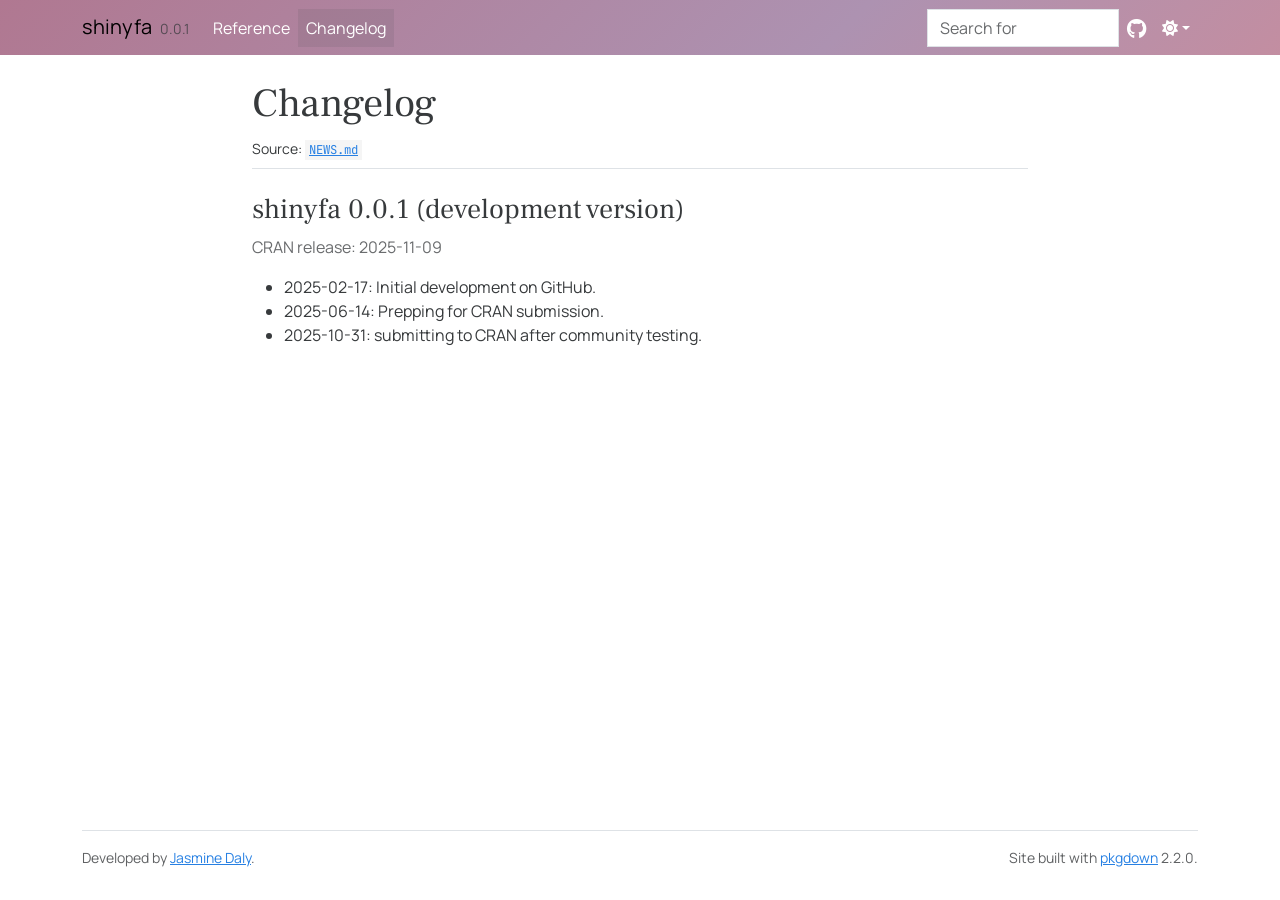
<file: news/index.html>
<!DOCTYPE html>
<!-- Generated by pkgdown: do not edit by hand --><html lang="en"><head><meta http-equiv="Content-Type" content="text/html; charset=UTF-8"><meta charset="utf-8"><meta http-equiv="X-UA-Compatible" content="IE=edge"><meta name="viewport" content="width=device-width, initial-scale=1, shrink-to-fit=no"><title>Changelog • shinyfa</title><!-- favicons --><link rel="icon" type="image/png" sizes="96x96" href="../favicon-96x96.png"><link rel="icon" type="”image/svg+xml”" href="../favicon.svg"><link rel="apple-touch-icon" sizes="180x180" href="../apple-touch-icon.png"><link rel="icon" sizes="any" href="../favicon.ico"><link rel="manifest" href="../site.webmanifest"><script src="../lightswitch.js"></script><script src="../deps/jquery-3.6.0/jquery-3.6.0.min.js"></script><meta name="viewport" content="width=device-width, initial-scale=1, shrink-to-fit=no"><link href="../deps/bootstrap-5.3.1/bootstrap.min.css" rel="stylesheet"><script src="../deps/bootstrap-5.3.1/bootstrap.bundle.min.js"></script><link href="../deps/Manrope-0.4.10/font.css" rel="stylesheet"><link href="../deps/JetBrains_Mono-0.4.10/font.css" rel="stylesheet"><link href="../deps/Frank_Ruhl_Libre-0.4.10/font.css" rel="stylesheet"><link href="../deps/font-awesome-6.5.2/css/all.min.css" rel="stylesheet"><link href="../deps/font-awesome-6.5.2/css/v4-shims.min.css" rel="stylesheet"><script src="../deps/headroom-0.11.0/headroom.min.js"></script><script src="../deps/headroom-0.11.0/jQuery.headroom.min.js"></script><script src="../deps/bootstrap-toc-1.0.1/bootstrap-toc.min.js"></script><script src="../deps/clipboard.js-2.0.11/clipboard.min.js"></script><script src="../deps/search-1.0.0/autocomplete.jquery.min.js"></script><script src="../deps/search-1.0.0/fuse.min.js"></script><script src="../deps/search-1.0.0/mark.min.js"></script><!-- pkgdown --><script src="../pkgdown.js"></script><meta property="og:title" content="Changelog"></head><body>
    <a href="#main" class="visually-hidden-focusable">Skip to contents</a>
    <style>
 .navbar {background: linear-gradient(-45deg, #F9B397, #D68A93, #AD92B1, #B07891); background-size: 200% 100%; animation: gradient 15s ease infinite;}
 @keyframes gradient { 0% { background-position: 0% 50%; } 50% { background-position: 100% 50%; } 100% { background-position: 0% 50%; }}
.navbar-nav .nav-link {color: white;}
</style><nav class="navbar navbar-expand-lg fixed-top " aria-label="Site navigation"><div class="container">

    <a class="navbar-brand me-2" href="../index.html">shinyfa</a>

    <small class="nav-text text-muted me-auto" data-bs-toggle="tooltip" data-bs-placement="bottom" title="">0.0.1</small>


    <button class="navbar-toggler" type="button" data-bs-toggle="collapse" data-bs-target="#navbar" aria-controls="navbar" aria-expanded="false" aria-label="Toggle navigation">
      <span class="navbar-toggler-icon"></span>
    </button>

    <div id="navbar" class="collapse navbar-collapse ms-3">
      <ul class="navbar-nav me-auto"><li class="nav-item"><a class="nav-link" href="../reference/index.html">Reference</a></li>
<li class="active nav-item"><a class="nav-link" href="../news/index.html">Changelog</a></li>
      </ul><ul class="navbar-nav"><li class="nav-item"><form class="form-inline" role="search">
 <input class="form-control" type="search" name="search-input" id="search-input" autocomplete="off" aria-label="Search site" placeholder="Search for" data-search-index="../search.json"></form></li>
<li class="nav-item"><a class="external-link nav-link" href="https://github.com/dalyanalytics/shinyfa/" aria-label="GitHub"><span class="fa fab fa-github fa-lg"></span></a></li>
<li class="nav-item dropdown">
  <button class="nav-link dropdown-toggle" type="button" id="dropdown-lightswitch" data-bs-toggle="dropdown" aria-expanded="false" aria-haspopup="true" aria-label="Light switch"><span class="fa fa-sun"></span></button>
  <ul class="dropdown-menu dropdown-menu-end" aria-labelledby="dropdown-lightswitch"><li><button class="dropdown-item" data-bs-theme-value="light"><span class="fa fa-sun"></span> Light</button></li>
    <li><button class="dropdown-item" data-bs-theme-value="dark"><span class="fa fa-moon"></span> Dark</button></li>
    <li><button class="dropdown-item" data-bs-theme-value="auto"><span class="fa fa-adjust"></span> Auto</button></li>
  </ul></li>
      </ul></div>


  </div>
</nav><div class="container template-news">
<div class="row">
  <main id="main" class="col-md-9"><div class="page-header">

      <h1>Changelog</h1>
      <small>Source: <a href="https://github.com/dalyanalytics/shinyfa/blob/main/NEWS.md" class="external-link"><code>NEWS.md</code></a></small>
    </div>

    <div class="section level2">
<h2 class="pkg-version" data-toc-text="0.0.1" id="shinyfa-001-development-version">shinyfa 0.0.1 (development version)<a class="anchor" aria-label="anchor" href="#shinyfa-001-development-version"></a></h2><p class="text-muted">CRAN release: 2025-11-09</p>
<ul><li>2025-02-17: Initial development on GitHub.</li>
<li>2025-06-14: Prepping for CRAN submission.</li>
<li>2025-10-31: submitting to CRAN after community testing.</li>
</ul></div>
  </main></div>


    <footer><div class="pkgdown-footer-left">
  <p>Developed by <a href="https://www.dalyanalytics.com/" class="external-link">Jasmine Daly</a>.</p>
</div>

<div class="pkgdown-footer-right">
  <p>Site built with <a href="https://pkgdown.r-lib.org/" class="external-link">pkgdown</a> 2.2.0.</p>
</div>

    </footer></div>





  </body></html>
</file>
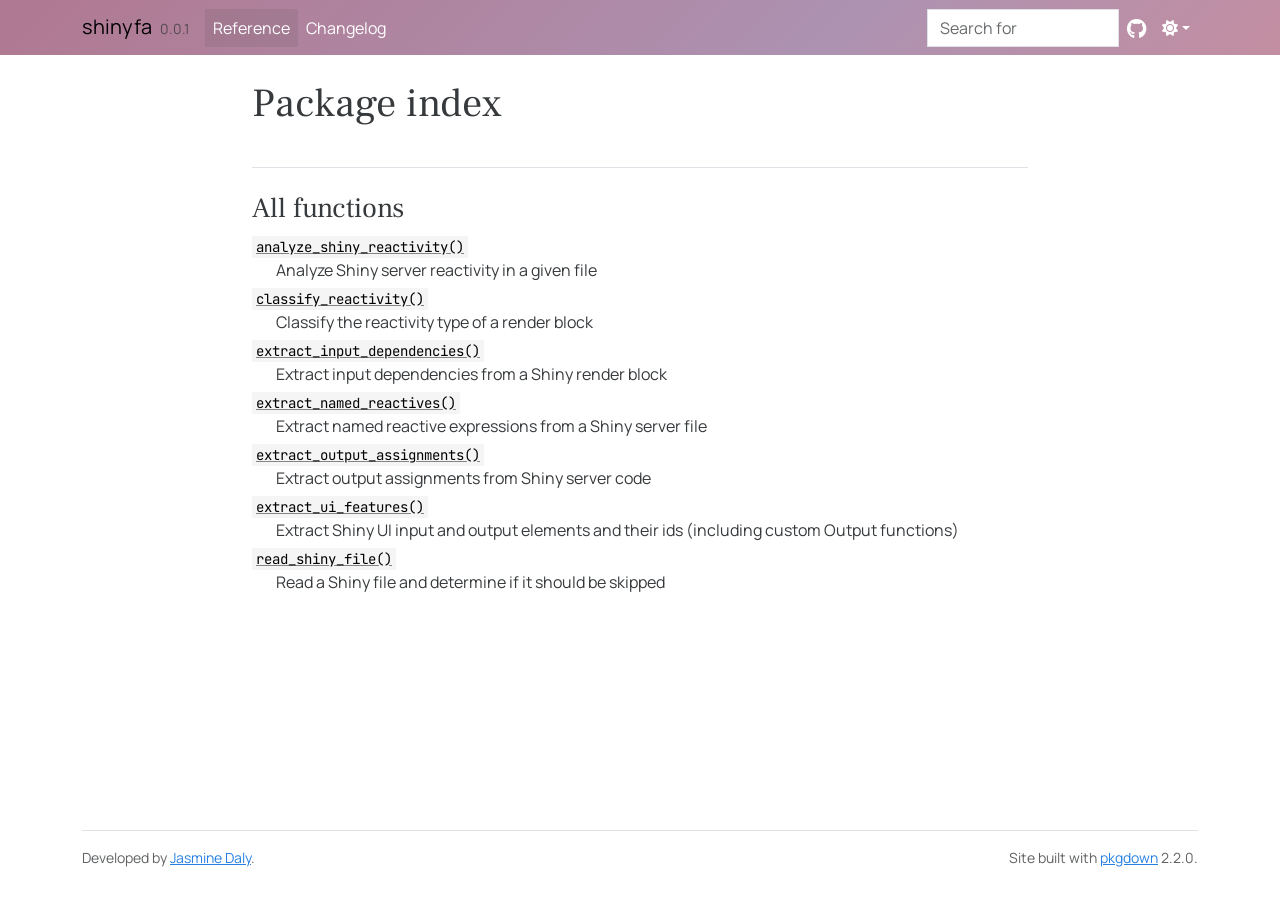
<file: reference/index.html>
<!DOCTYPE html>
<!-- Generated by pkgdown: do not edit by hand --><html lang="en"><head><meta http-equiv="Content-Type" content="text/html; charset=UTF-8"><meta charset="utf-8"><meta http-equiv="X-UA-Compatible" content="IE=edge"><meta name="viewport" content="width=device-width, initial-scale=1, shrink-to-fit=no"><title>Package index • shinyfa</title><!-- favicons --><link rel="icon" type="image/png" sizes="96x96" href="../favicon-96x96.png"><link rel="icon" type="”image/svg+xml”" href="../favicon.svg"><link rel="apple-touch-icon" sizes="180x180" href="../apple-touch-icon.png"><link rel="icon" sizes="any" href="../favicon.ico"><link rel="manifest" href="../site.webmanifest"><script src="../lightswitch.js"></script><script src="../deps/jquery-3.6.0/jquery-3.6.0.min.js"></script><meta name="viewport" content="width=device-width, initial-scale=1, shrink-to-fit=no"><link href="../deps/bootstrap-5.3.1/bootstrap.min.css" rel="stylesheet"><script src="../deps/bootstrap-5.3.1/bootstrap.bundle.min.js"></script><link href="../deps/Manrope-0.4.10/font.css" rel="stylesheet"><link href="../deps/JetBrains_Mono-0.4.10/font.css" rel="stylesheet"><link href="../deps/Frank_Ruhl_Libre-0.4.10/font.css" rel="stylesheet"><link href="../deps/font-awesome-6.5.2/css/all.min.css" rel="stylesheet"><link href="../deps/font-awesome-6.5.2/css/v4-shims.min.css" rel="stylesheet"><script src="../deps/headroom-0.11.0/headroom.min.js"></script><script src="../deps/headroom-0.11.0/jQuery.headroom.min.js"></script><script src="../deps/bootstrap-toc-1.0.1/bootstrap-toc.min.js"></script><script src="../deps/clipboard.js-2.0.11/clipboard.min.js"></script><script src="../deps/search-1.0.0/autocomplete.jquery.min.js"></script><script src="../deps/search-1.0.0/fuse.min.js"></script><script src="../deps/search-1.0.0/mark.min.js"></script><!-- pkgdown --><script src="../pkgdown.js"></script><meta property="og:title" content="Package index"></head><body>
    <a href="#main" class="visually-hidden-focusable">Skip to contents</a>
    <style>
 .navbar {background: linear-gradient(-45deg, #F9B397, #D68A93, #AD92B1, #B07891); background-size: 200% 100%; animation: gradient 15s ease infinite;}
 @keyframes gradient { 0% { background-position: 0% 50%; } 50% { background-position: 100% 50%; } 100% { background-position: 0% 50%; }}
.navbar-nav .nav-link {color: white;}
</style><nav class="navbar navbar-expand-lg fixed-top " aria-label="Site navigation"><div class="container">

    <a class="navbar-brand me-2" href="../index.html">shinyfa</a>

    <small class="nav-text text-muted me-auto" data-bs-toggle="tooltip" data-bs-placement="bottom" title="">0.0.1</small>


    <button class="navbar-toggler" type="button" data-bs-toggle="collapse" data-bs-target="#navbar" aria-controls="navbar" aria-expanded="false" aria-label="Toggle navigation">
      <span class="navbar-toggler-icon"></span>
    </button>

    <div id="navbar" class="collapse navbar-collapse ms-3">
      <ul class="navbar-nav me-auto"><li class="active nav-item"><a class="nav-link" href="../reference/index.html">Reference</a></li>
<li class="nav-item"><a class="nav-link" href="../news/index.html">Changelog</a></li>
      </ul><ul class="navbar-nav"><li class="nav-item"><form class="form-inline" role="search">
 <input class="form-control" type="search" name="search-input" id="search-input" autocomplete="off" aria-label="Search site" placeholder="Search for" data-search-index="../search.json"></form></li>
<li class="nav-item"><a class="external-link nav-link" href="https://github.com/dalyanalytics/shinyfa/" aria-label="GitHub"><span class="fa fab fa-github fa-lg"></span></a></li>
<li class="nav-item dropdown">
  <button class="nav-link dropdown-toggle" type="button" id="dropdown-lightswitch" data-bs-toggle="dropdown" aria-expanded="false" aria-haspopup="true" aria-label="Light switch"><span class="fa fa-sun"></span></button>
  <ul class="dropdown-menu dropdown-menu-end" aria-labelledby="dropdown-lightswitch"><li><button class="dropdown-item" data-bs-theme-value="light"><span class="fa fa-sun"></span> Light</button></li>
    <li><button class="dropdown-item" data-bs-theme-value="dark"><span class="fa fa-moon"></span> Dark</button></li>
    <li><button class="dropdown-item" data-bs-theme-value="auto"><span class="fa fa-adjust"></span> Auto</button></li>
  </ul></li>
      </ul></div>


  </div>
</nav><div class="container template-reference-index">
<div class="row">
  <main id="main" class="col-md-9"><div class="page-header">

      <h1>Package index</h1>
    </div>

    <div class="section level2">
      <h2 id="all-functions">All functions<a class="anchor" aria-label="anchor" href="#all-functions"></a></h2>



      <dl></dl></div><div class="section level2">




      <dl><dt>

          <code><a href="analyze_shiny_reactivity.html">analyze_shiny_reactivity()</a></code>

        </dt>
        <dd>Analyze Shiny server reactivity in a given file</dd>

        <dt>

          <code><a href="classify_reactivity.html">classify_reactivity()</a></code>

        </dt>
        <dd>Classify the reactivity type of a render block</dd>

        <dt>

          <code><a href="extract_input_dependencies.html">extract_input_dependencies()</a></code>

        </dt>
        <dd>Extract input dependencies from a Shiny render block</dd>

        <dt>

          <code><a href="extract_named_reactives.html">extract_named_reactives()</a></code>

        </dt>
        <dd>Extract named reactive expressions from a Shiny server file</dd>

        <dt>

          <code><a href="extract_output_assignments.html">extract_output_assignments()</a></code>

        </dt>
        <dd>Extract output assignments from Shiny server code</dd>

        <dt>

          <code><a href="extract_ui_features.html">extract_ui_features()</a></code>

        </dt>
        <dd>Extract Shiny UI input and output elements and their ids (including custom Output functions)</dd>

        <dt>

          <code><a href="read_shiny_file.html">read_shiny_file()</a></code>

        </dt>
        <dd>Read a Shiny file and determine if it should be skipped</dd>
      </dl></div>
  </main></div>


    <footer><div class="pkgdown-footer-left">
  <p>Developed by <a href="https://www.dalyanalytics.com/" class="external-link">Jasmine Daly</a>.</p>
</div>

<div class="pkgdown-footer-right">
  <p>Site built with <a href="https://pkgdown.r-lib.org/" class="external-link">pkgdown</a> 2.2.0.</p>
</div>

    </footer></div>





  </body></html>
</file>
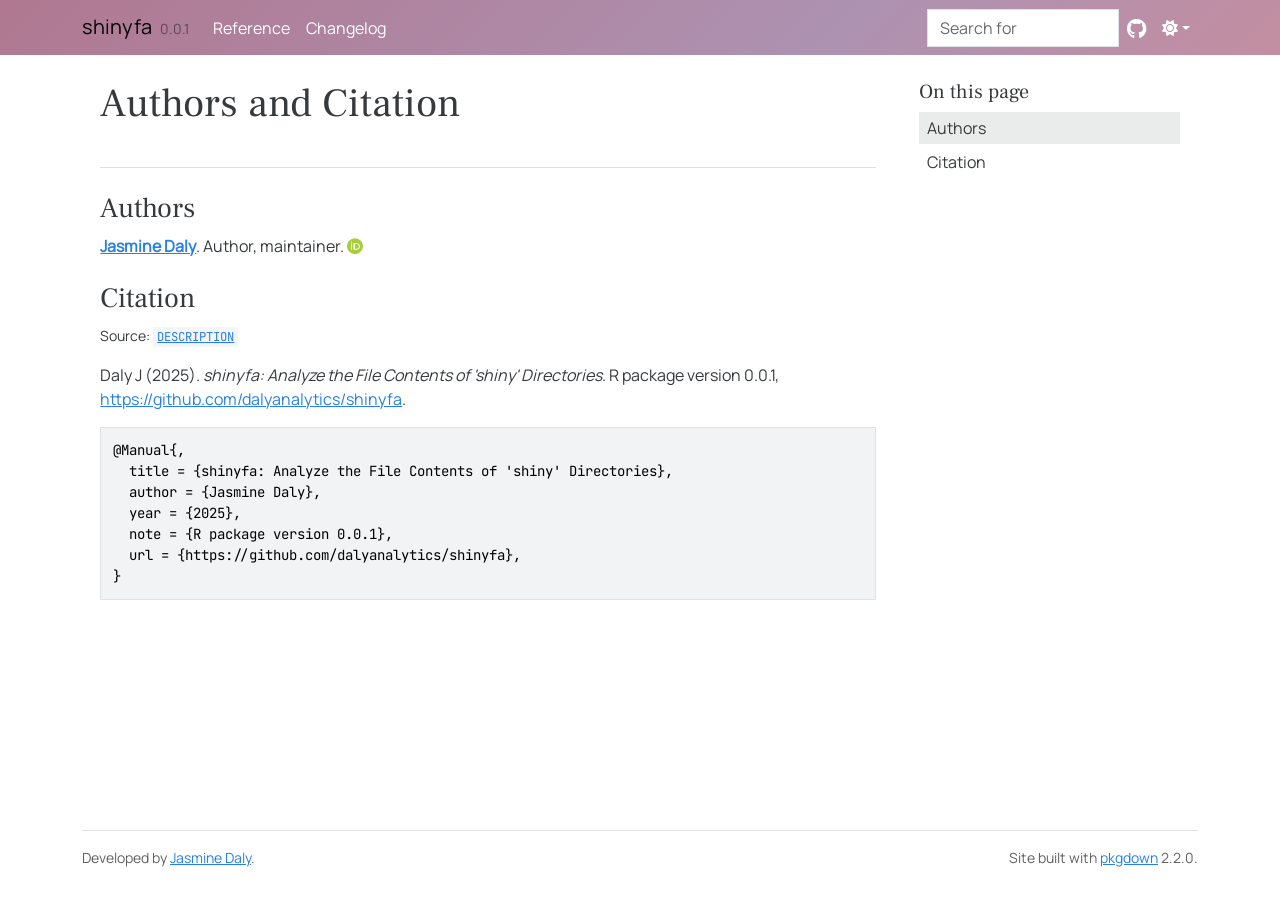
<file: authors.html>
<!DOCTYPE html>
<!-- Generated by pkgdown: do not edit by hand --><html lang="en"><head><meta http-equiv="Content-Type" content="text/html; charset=UTF-8"><meta charset="utf-8"><meta http-equiv="X-UA-Compatible" content="IE=edge"><meta name="viewport" content="width=device-width, initial-scale=1, shrink-to-fit=no"><title>Authors and Citation • shinyfa</title><!-- favicons --><link rel="icon" type="image/png" sizes="96x96" href="favicon-96x96.png"><link rel="icon" type="”image/svg+xml”" href="favicon.svg"><link rel="apple-touch-icon" sizes="180x180" href="apple-touch-icon.png"><link rel="icon" sizes="any" href="favicon.ico"><link rel="manifest" href="site.webmanifest"><script src="lightswitch.js"></script><script src="deps/jquery-3.6.0/jquery-3.6.0.min.js"></script><meta name="viewport" content="width=device-width, initial-scale=1, shrink-to-fit=no"><link href="deps/bootstrap-5.3.1/bootstrap.min.css" rel="stylesheet"><script src="deps/bootstrap-5.3.1/bootstrap.bundle.min.js"></script><link href="deps/Manrope-0.4.10/font.css" rel="stylesheet"><link href="deps/JetBrains_Mono-0.4.10/font.css" rel="stylesheet"><link href="deps/Frank_Ruhl_Libre-0.4.10/font.css" rel="stylesheet"><link href="deps/font-awesome-6.5.2/css/all.min.css" rel="stylesheet"><link href="deps/font-awesome-6.5.2/css/v4-shims.min.css" rel="stylesheet"><script src="deps/headroom-0.11.0/headroom.min.js"></script><script src="deps/headroom-0.11.0/jQuery.headroom.min.js"></script><script src="deps/bootstrap-toc-1.0.1/bootstrap-toc.min.js"></script><script src="deps/clipboard.js-2.0.11/clipboard.min.js"></script><script src="deps/search-1.0.0/autocomplete.jquery.min.js"></script><script src="deps/search-1.0.0/fuse.min.js"></script><script src="deps/search-1.0.0/mark.min.js"></script><!-- pkgdown --><script src="pkgdown.js"></script><meta property="og:title" content="Authors and Citation"></head><body>
    <a href="#main" class="visually-hidden-focusable">Skip to contents</a>
    <style>
 .navbar {background: linear-gradient(-45deg, #F9B397, #D68A93, #AD92B1, #B07891); background-size: 200% 100%; animation: gradient 15s ease infinite;}
 @keyframes gradient { 0% { background-position: 0% 50%; } 50% { background-position: 100% 50%; } 100% { background-position: 0% 50%; }}
.navbar-nav .nav-link {color: white;}
</style><nav class="navbar navbar-expand-lg fixed-top " aria-label="Site navigation"><div class="container">

    <a class="navbar-brand me-2" href="index.html">shinyfa</a>

    <small class="nav-text text-muted me-auto" data-bs-toggle="tooltip" data-bs-placement="bottom" title="">0.0.1</small>


    <button class="navbar-toggler" type="button" data-bs-toggle="collapse" data-bs-target="#navbar" aria-controls="navbar" aria-expanded="false" aria-label="Toggle navigation">
      <span class="navbar-toggler-icon"></span>
    </button>

    <div id="navbar" class="collapse navbar-collapse ms-3">
      <ul class="navbar-nav me-auto"><li class="nav-item"><a class="nav-link" href="reference/index.html">Reference</a></li>
<li class="nav-item"><a class="nav-link" href="news/index.html">Changelog</a></li>
      </ul><ul class="navbar-nav"><li class="nav-item"><form class="form-inline" role="search">
 <input class="form-control" type="search" name="search-input" id="search-input" autocomplete="off" aria-label="Search site" placeholder="Search for" data-search-index="search.json"></form></li>
<li class="nav-item"><a class="external-link nav-link" href="https://github.com/dalyanalytics/shinyfa/" aria-label="GitHub"><span class="fa fab fa-github fa-lg"></span></a></li>
<li class="nav-item dropdown">
  <button class="nav-link dropdown-toggle" type="button" id="dropdown-lightswitch" data-bs-toggle="dropdown" aria-expanded="false" aria-haspopup="true" aria-label="Light switch"><span class="fa fa-sun"></span></button>
  <ul class="dropdown-menu dropdown-menu-end" aria-labelledby="dropdown-lightswitch"><li><button class="dropdown-item" data-bs-theme-value="light"><span class="fa fa-sun"></span> Light</button></li>
    <li><button class="dropdown-item" data-bs-theme-value="dark"><span class="fa fa-moon"></span> Dark</button></li>
    <li><button class="dropdown-item" data-bs-theme-value="auto"><span class="fa fa-adjust"></span> Auto</button></li>
  </ul></li>
      </ul></div>


  </div>
</nav><div class="container template-citation-authors">
<div class="row">
  <main id="main" class="col-md-9"><div class="page-header">

      <h1>Authors and Citation</h1>
    </div>

    <div class="section level2">
      <h2>Authors</h2>

      <ul class="list-unstyled"><li>
          <p><strong><a href="https://www.dalyanalytics.com/" class="external-link">Jasmine Daly</a></strong>. Author, maintainer. <a href="https://orcid.org/0000-0001-8006-2428" target="orcid.widget" aria-label="ORCID" class="external-link"><span class="fab fa-orcid orcid" aria-hidden="true"></span></a>
          </p>
        </li>
      </ul></div>

    <div class="section level2">
      <h2 id="citation">Citation</h2>
      <p><small class="dont-index">Source: <a href="https://github.com/dalyanalytics/shinyfa/blob/main/DESCRIPTION" class="external-link"><code>DESCRIPTION</code></a></small></p>

      <p>Daly J (2025).
<em>shinyfa: Analyze the File Contents of 'shiny' Directories</em>.
R package version 0.0.1, <a href="https://github.com/dalyanalytics/shinyfa" class="external-link">https://github.com/dalyanalytics/shinyfa</a>.
</p>
      <pre>@Manual{,
  title = {shinyfa: Analyze the File Contents of 'shiny' Directories},
  author = {Jasmine Daly},
  year = {2025},
  note = {R package version 0.0.1},
  url = {https://github.com/dalyanalytics/shinyfa},
}</pre>
    </div>

  </main><aside class="col-md-3"><nav id="toc" aria-label="Table of contents"><h2>On this page</h2>
    </nav></aside></div>


    <footer><div class="pkgdown-footer-left">
  <p>Developed by <a href="https://www.dalyanalytics.com/" class="external-link">Jasmine Daly</a>.</p>
</div>

<div class="pkgdown-footer-right">
  <p>Site built with <a href="https://pkgdown.r-lib.org/" class="external-link">pkgdown</a> 2.2.0.</p>
</div>

    </footer></div>





  </body></html>
</file>
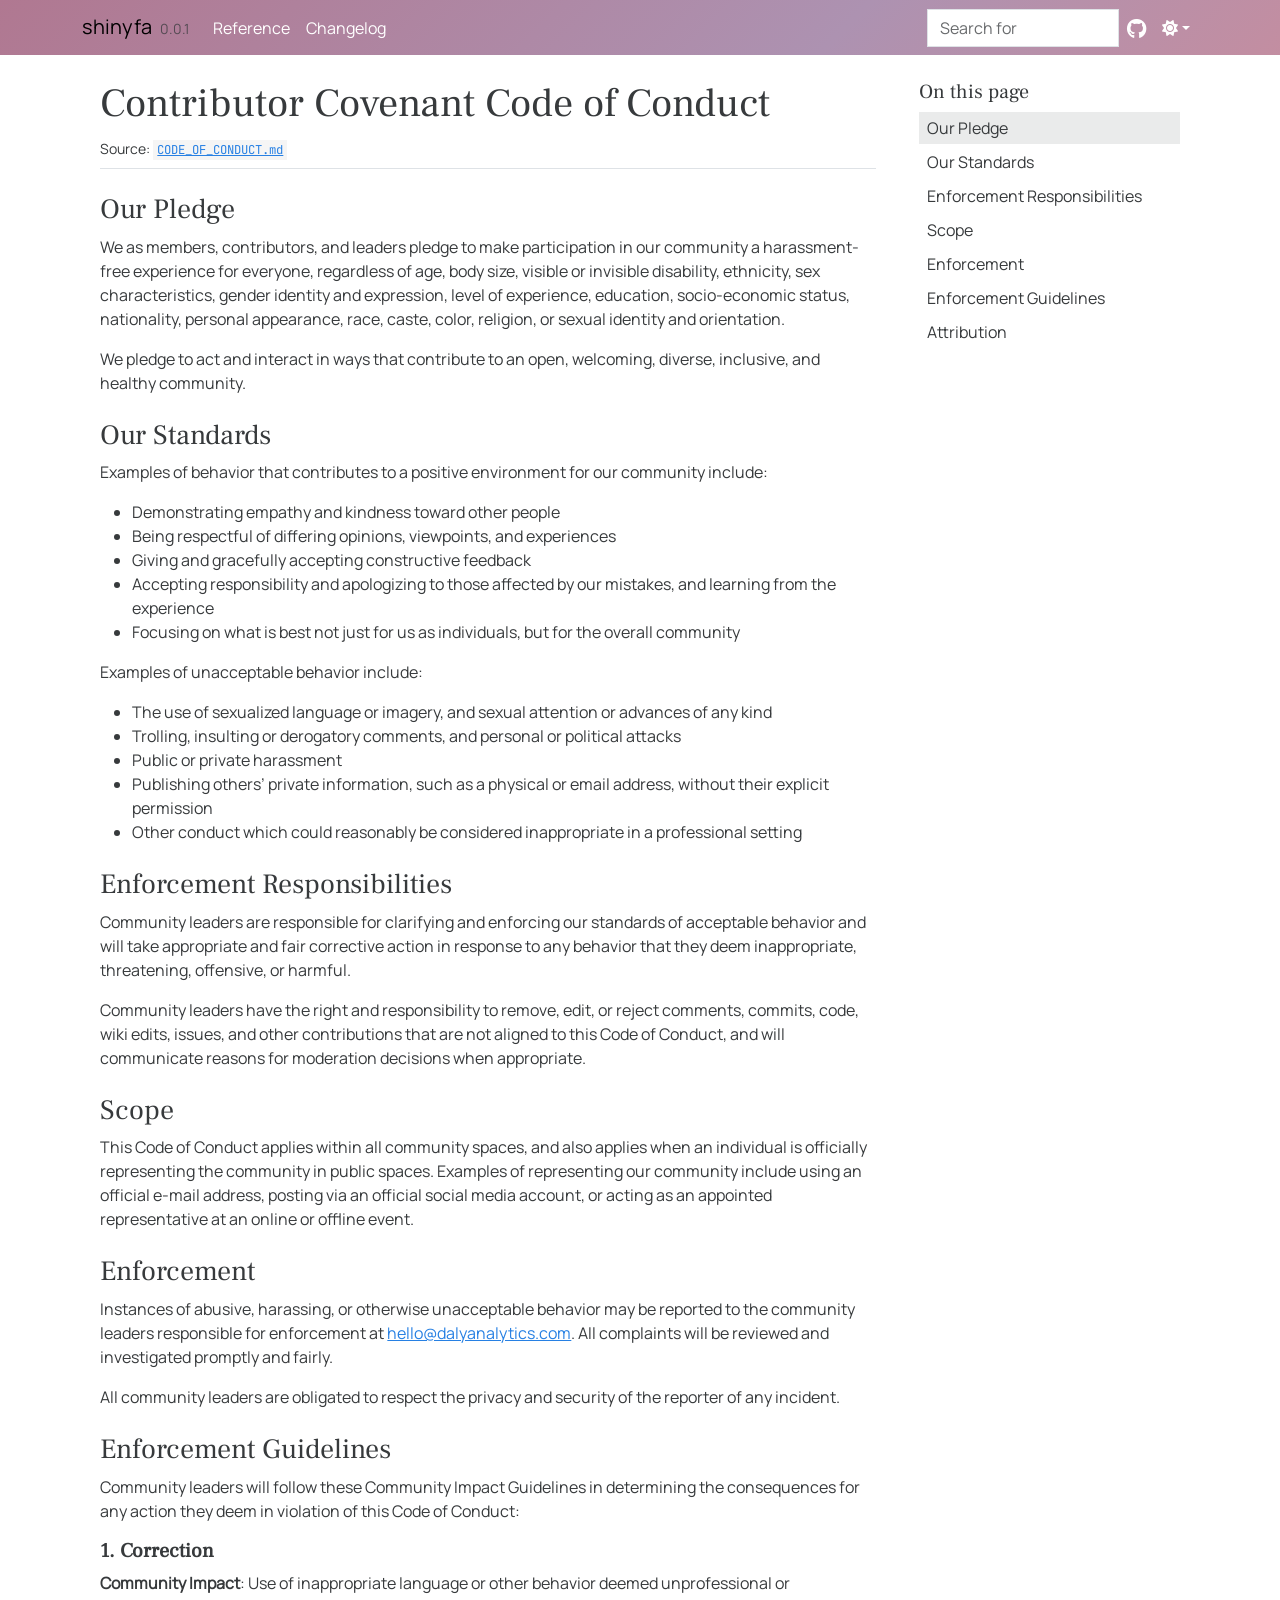
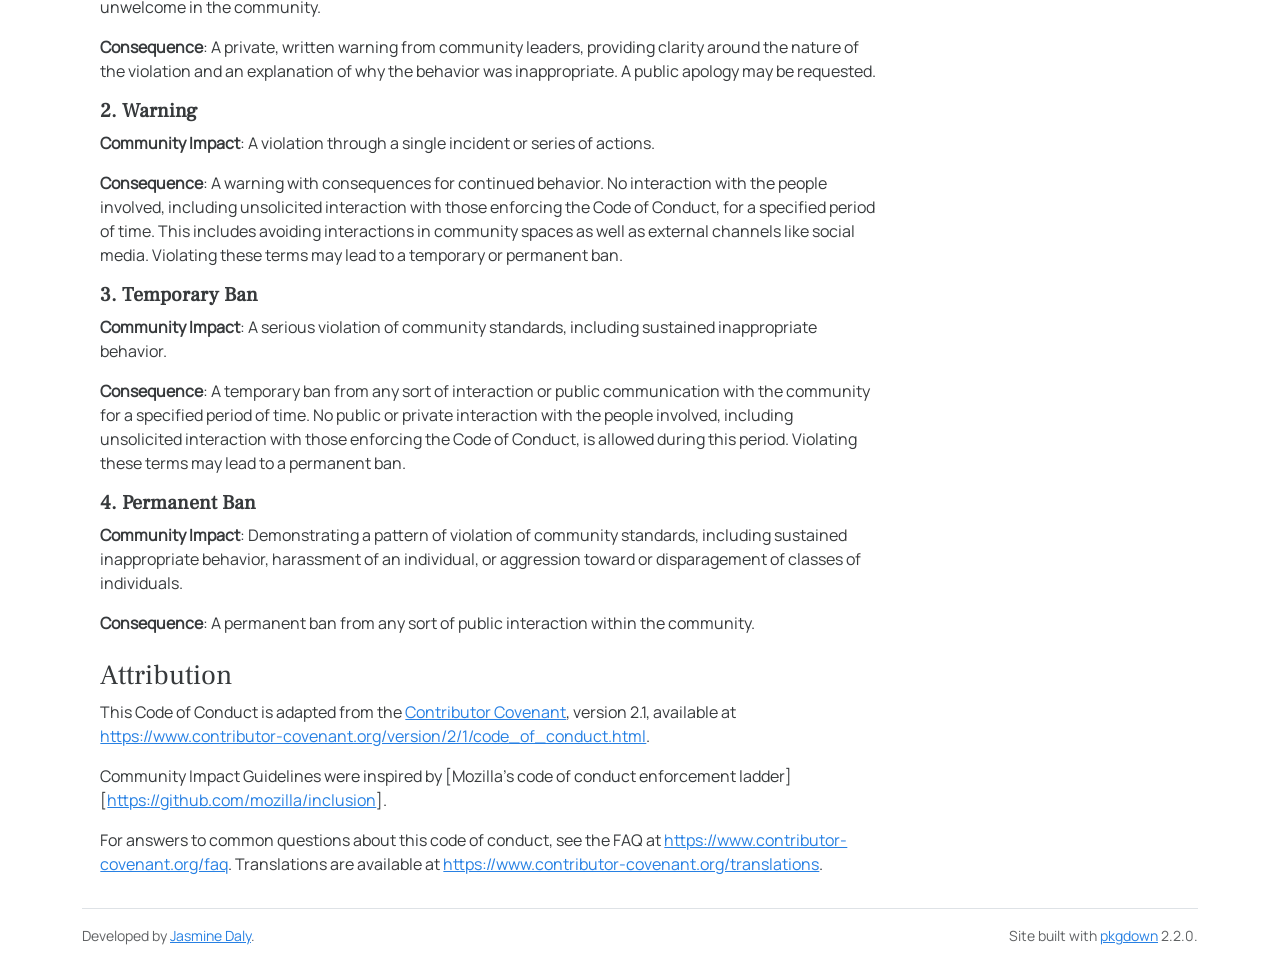
<file: CODE_OF_CONDUCT.html>
<!DOCTYPE html>
<!-- Generated by pkgdown: do not edit by hand --><html lang="en"><head><meta http-equiv="Content-Type" content="text/html; charset=UTF-8"><meta charset="utf-8"><meta http-equiv="X-UA-Compatible" content="IE=edge"><meta name="viewport" content="width=device-width, initial-scale=1, shrink-to-fit=no"><title>Contributor Covenant Code of Conduct • shinyfa</title><!-- favicons --><link rel="icon" type="image/png" sizes="96x96" href="favicon-96x96.png"><link rel="icon" type="”image/svg+xml”" href="favicon.svg"><link rel="apple-touch-icon" sizes="180x180" href="apple-touch-icon.png"><link rel="icon" sizes="any" href="favicon.ico"><link rel="manifest" href="site.webmanifest"><script src="lightswitch.js"></script><script src="deps/jquery-3.6.0/jquery-3.6.0.min.js"></script><meta name="viewport" content="width=device-width, initial-scale=1, shrink-to-fit=no"><link href="deps/bootstrap-5.3.1/bootstrap.min.css" rel="stylesheet"><script src="deps/bootstrap-5.3.1/bootstrap.bundle.min.js"></script><link href="deps/Manrope-0.4.10/font.css" rel="stylesheet"><link href="deps/JetBrains_Mono-0.4.10/font.css" rel="stylesheet"><link href="deps/Frank_Ruhl_Libre-0.4.10/font.css" rel="stylesheet"><link href="deps/font-awesome-6.5.2/css/all.min.css" rel="stylesheet"><link href="deps/font-awesome-6.5.2/css/v4-shims.min.css" rel="stylesheet"><script src="deps/headroom-0.11.0/headroom.min.js"></script><script src="deps/headroom-0.11.0/jQuery.headroom.min.js"></script><script src="deps/bootstrap-toc-1.0.1/bootstrap-toc.min.js"></script><script src="deps/clipboard.js-2.0.11/clipboard.min.js"></script><script src="deps/search-1.0.0/autocomplete.jquery.min.js"></script><script src="deps/search-1.0.0/fuse.min.js"></script><script src="deps/search-1.0.0/mark.min.js"></script><!-- pkgdown --><script src="pkgdown.js"></script><meta property="og:title" content="Contributor Covenant Code of Conduct"></head><body>
    <a href="#main" class="visually-hidden-focusable">Skip to contents</a>
    <style>
 .navbar {background: linear-gradient(-45deg, #F9B397, #D68A93, #AD92B1, #B07891); background-size: 200% 100%; animation: gradient 15s ease infinite;}
 @keyframes gradient { 0% { background-position: 0% 50%; } 50% { background-position: 100% 50%; } 100% { background-position: 0% 50%; }}
.navbar-nav .nav-link {color: white;}
</style><nav class="navbar navbar-expand-lg fixed-top " aria-label="Site navigation"><div class="container">

    <a class="navbar-brand me-2" href="index.html">shinyfa</a>

    <small class="nav-text text-muted me-auto" data-bs-toggle="tooltip" data-bs-placement="bottom" title="">0.0.1</small>


    <button class="navbar-toggler" type="button" data-bs-toggle="collapse" data-bs-target="#navbar" aria-controls="navbar" aria-expanded="false" aria-label="Toggle navigation">
      <span class="navbar-toggler-icon"></span>
    </button>

    <div id="navbar" class="collapse navbar-collapse ms-3">
      <ul class="navbar-nav me-auto"><li class="nav-item"><a class="nav-link" href="reference/index.html">Reference</a></li>
<li class="nav-item"><a class="nav-link" href="news/index.html">Changelog</a></li>
      </ul><ul class="navbar-nav"><li class="nav-item"><form class="form-inline" role="search">
 <input class="form-control" type="search" name="search-input" id="search-input" autocomplete="off" aria-label="Search site" placeholder="Search for" data-search-index="search.json"></form></li>
<li class="nav-item"><a class="external-link nav-link" href="https://github.com/dalyanalytics/shinyfa/" aria-label="GitHub"><span class="fa fab fa-github fa-lg"></span></a></li>
<li class="nav-item dropdown">
  <button class="nav-link dropdown-toggle" type="button" id="dropdown-lightswitch" data-bs-toggle="dropdown" aria-expanded="false" aria-haspopup="true" aria-label="Light switch"><span class="fa fa-sun"></span></button>
  <ul class="dropdown-menu dropdown-menu-end" aria-labelledby="dropdown-lightswitch"><li><button class="dropdown-item" data-bs-theme-value="light"><span class="fa fa-sun"></span> Light</button></li>
    <li><button class="dropdown-item" data-bs-theme-value="dark"><span class="fa fa-moon"></span> Dark</button></li>
    <li><button class="dropdown-item" data-bs-theme-value="auto"><span class="fa fa-adjust"></span> Auto</button></li>
  </ul></li>
      </ul></div>


  </div>
</nav><div class="container template-title-body">
<div class="row">
  <main id="main" class="col-md-9"><div class="page-header">

      <h1>Contributor Covenant Code of Conduct</h1>
      <small class="dont-index">Source: <a href="https://github.com/dalyanalytics/shinyfa/blob/main/CODE_OF_CONDUCT.md" class="external-link"><code>CODE_OF_CONDUCT.md</code></a></small>
    </div>

<div id="contributor-covenant-code-of-conduct" class="section level1">

<div class="section level2">
<h2 id="our-pledge">Our Pledge<a class="anchor" aria-label="anchor" href="#our-pledge"></a></h2>
<p>We as members, contributors, and leaders pledge to make participation in our community a harassment-free experience for everyone, regardless of age, body size, visible or invisible disability, ethnicity, sex characteristics, gender identity and expression, level of experience, education, socio-economic status, nationality, personal appearance, race, caste, color, religion, or sexual identity and orientation.</p>
<p>We pledge to act and interact in ways that contribute to an open, welcoming, diverse, inclusive, and healthy community.</p>
</div>
<div class="section level2">
<h2 id="our-standards">Our Standards<a class="anchor" aria-label="anchor" href="#our-standards"></a></h2>
<p>Examples of behavior that contributes to a positive environment for our community include:</p>
<ul><li>Demonstrating empathy and kindness toward other people</li>
<li>Being respectful of differing opinions, viewpoints, and experiences</li>
<li>Giving and gracefully accepting constructive feedback</li>
<li>Accepting responsibility and apologizing to those affected by our mistakes, and learning from the experience</li>
<li>Focusing on what is best not just for us as individuals, but for the overall community</li>
</ul><p>Examples of unacceptable behavior include:</p>
<ul><li>The use of sexualized language or imagery, and sexual attention or advances of any kind</li>
<li>Trolling, insulting or derogatory comments, and personal or political attacks</li>
<li>Public or private harassment</li>
<li>Publishing others’ private information, such as a physical or email address, without their explicit permission</li>
<li>Other conduct which could reasonably be considered inappropriate in a professional setting</li>
</ul></div>
<div class="section level2">
<h2 id="enforcement-responsibilities">Enforcement Responsibilities<a class="anchor" aria-label="anchor" href="#enforcement-responsibilities"></a></h2>
<p>Community leaders are responsible for clarifying and enforcing our standards of acceptable behavior and will take appropriate and fair corrective action in response to any behavior that they deem inappropriate, threatening, offensive, or harmful.</p>
<p>Community leaders have the right and responsibility to remove, edit, or reject comments, commits, code, wiki edits, issues, and other contributions that are not aligned to this Code of Conduct, and will communicate reasons for moderation decisions when appropriate.</p>
</div>
<div class="section level2">
<h2 id="scope">Scope<a class="anchor" aria-label="anchor" href="#scope"></a></h2>
<p>This Code of Conduct applies within all community spaces, and also applies when an individual is officially representing the community in public spaces. Examples of representing our community include using an official e-mail address, posting via an official social media account, or acting as an appointed representative at an online or offline event.</p>
</div>
<div class="section level2">
<h2 id="enforcement">Enforcement<a class="anchor" aria-label="anchor" href="#enforcement"></a></h2>
<p>Instances of abusive, harassing, or otherwise unacceptable behavior may be reported to the community leaders responsible for enforcement at <a href="mailto:hello@dalyanalytics.com" class="email">hello@dalyanalytics.com</a>. All complaints will be reviewed and investigated promptly and fairly.</p>
<p>All community leaders are obligated to respect the privacy and security of the reporter of any incident.</p>
</div>
<div class="section level2">
<h2 id="enforcement-guidelines">Enforcement Guidelines<a class="anchor" aria-label="anchor" href="#enforcement-guidelines"></a></h2>
<p>Community leaders will follow these Community Impact Guidelines in determining the consequences for any action they deem in violation of this Code of Conduct:</p>
<div class="section level3">
<h3 id="id_1-correction">1. Correction<a class="anchor" aria-label="anchor" href="#id_1-correction"></a></h3>
<p><strong>Community Impact</strong>: Use of inappropriate language or other behavior deemed unprofessional or unwelcome in the community.</p>
<p><strong>Consequence</strong>: A private, written warning from community leaders, providing clarity around the nature of the violation and an explanation of why the behavior was inappropriate. A public apology may be requested.</p>
</div>
<div class="section level3">
<h3 id="id_2-warning">2. Warning<a class="anchor" aria-label="anchor" href="#id_2-warning"></a></h3>
<p><strong>Community Impact</strong>: A violation through a single incident or series of actions.</p>
<p><strong>Consequence</strong>: A warning with consequences for continued behavior. No interaction with the people involved, including unsolicited interaction with those enforcing the Code of Conduct, for a specified period of time. This includes avoiding interactions in community spaces as well as external channels like social media. Violating these terms may lead to a temporary or permanent ban.</p>
</div>
<div class="section level3">
<h3 id="id_3-temporary-ban">3. Temporary Ban<a class="anchor" aria-label="anchor" href="#id_3-temporary-ban"></a></h3>
<p><strong>Community Impact</strong>: A serious violation of community standards, including sustained inappropriate behavior.</p>
<p><strong>Consequence</strong>: A temporary ban from any sort of interaction or public communication with the community for a specified period of time. No public or private interaction with the people involved, including unsolicited interaction with those enforcing the Code of Conduct, is allowed during this period. Violating these terms may lead to a permanent ban.</p>
</div>
<div class="section level3">
<h3 id="id_4-permanent-ban">4. Permanent Ban<a class="anchor" aria-label="anchor" href="#id_4-permanent-ban"></a></h3>
<p><strong>Community Impact</strong>: Demonstrating a pattern of violation of community standards, including sustained inappropriate behavior, harassment of an individual, or aggression toward or disparagement of classes of individuals.</p>
<p><strong>Consequence</strong>: A permanent ban from any sort of public interaction within the community.</p>
</div>
</div>
<div class="section level2">
<h2 id="attribution">Attribution<a class="anchor" aria-label="anchor" href="#attribution"></a></h2>
<p>This Code of Conduct is adapted from the <a href="https://www.contributor-covenant.org" class="external-link">Contributor Covenant</a>, version 2.1, available at <a href="https://www.contributor-covenant.org/version/2/1/code_of_conduct.html" class="external-link uri">https://www.contributor-covenant.org/version/2/1/code_of_conduct.html</a>.</p>
<p>Community Impact Guidelines were inspired by [Mozilla’s code of conduct enforcement ladder][<a href="https://github.com/mozilla/inclusion" class="external-link uri">https://github.com/mozilla/inclusion</a>].</p>
<p>For answers to common questions about this code of conduct, see the FAQ at <a href="https://www.contributor-covenant.org/faq" class="external-link uri">https://www.contributor-covenant.org/faq</a>. Translations are available at <a href="https://www.contributor-covenant.org/translations" class="external-link uri">https://www.contributor-covenant.org/translations</a>.</p>
</div>
</div>

  </main><aside class="col-md-3"><nav id="toc" aria-label="Table of contents"><h2>On this page</h2>
    </nav></aside></div>


    <footer><div class="pkgdown-footer-left">
  <p>Developed by <a href="https://www.dalyanalytics.com/" class="external-link">Jasmine Daly</a>.</p>
</div>

<div class="pkgdown-footer-right">
  <p>Site built with <a href="https://pkgdown.r-lib.org/" class="external-link">pkgdown</a> 2.2.0.</p>
</div>

    </footer></div>





  </body></html>
</file>
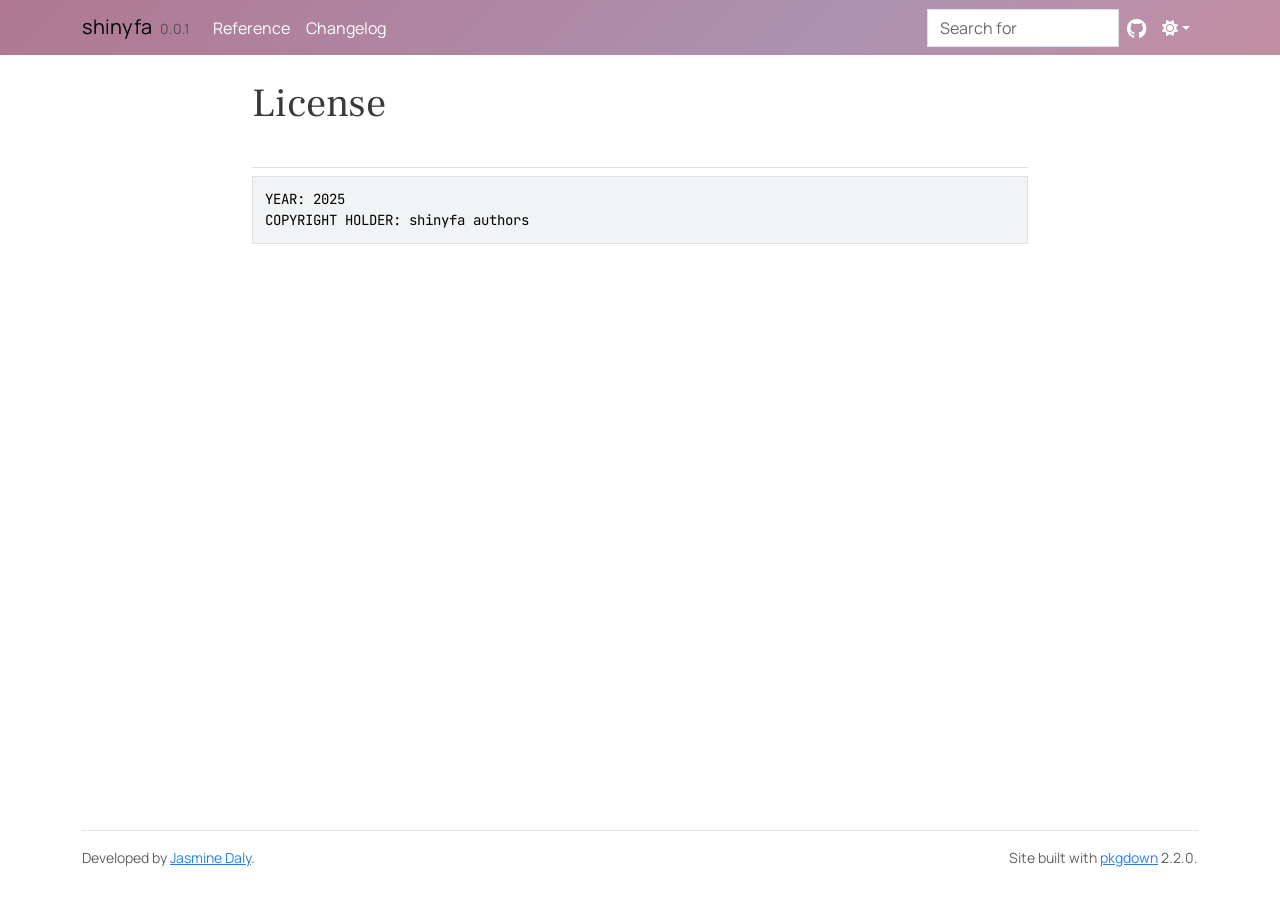
<file: LICENSE-text.html>
<!DOCTYPE html>
<!-- Generated by pkgdown: do not edit by hand --><html lang="en"><head><meta http-equiv="Content-Type" content="text/html; charset=UTF-8"><meta charset="utf-8"><meta http-equiv="X-UA-Compatible" content="IE=edge"><meta name="viewport" content="width=device-width, initial-scale=1, shrink-to-fit=no"><title>License • shinyfa</title><!-- favicons --><link rel="icon" type="image/png" sizes="96x96" href="favicon-96x96.png"><link rel="icon" type="”image/svg+xml”" href="favicon.svg"><link rel="apple-touch-icon" sizes="180x180" href="apple-touch-icon.png"><link rel="icon" sizes="any" href="favicon.ico"><link rel="manifest" href="site.webmanifest"><script src="lightswitch.js"></script><script src="deps/jquery-3.6.0/jquery-3.6.0.min.js"></script><meta name="viewport" content="width=device-width, initial-scale=1, shrink-to-fit=no"><link href="deps/bootstrap-5.3.1/bootstrap.min.css" rel="stylesheet"><script src="deps/bootstrap-5.3.1/bootstrap.bundle.min.js"></script><link href="deps/Manrope-0.4.10/font.css" rel="stylesheet"><link href="deps/JetBrains_Mono-0.4.10/font.css" rel="stylesheet"><link href="deps/Frank_Ruhl_Libre-0.4.10/font.css" rel="stylesheet"><link href="deps/font-awesome-6.5.2/css/all.min.css" rel="stylesheet"><link href="deps/font-awesome-6.5.2/css/v4-shims.min.css" rel="stylesheet"><script src="deps/headroom-0.11.0/headroom.min.js"></script><script src="deps/headroom-0.11.0/jQuery.headroom.min.js"></script><script src="deps/bootstrap-toc-1.0.1/bootstrap-toc.min.js"></script><script src="deps/clipboard.js-2.0.11/clipboard.min.js"></script><script src="deps/search-1.0.0/autocomplete.jquery.min.js"></script><script src="deps/search-1.0.0/fuse.min.js"></script><script src="deps/search-1.0.0/mark.min.js"></script><!-- pkgdown --><script src="pkgdown.js"></script><meta property="og:title" content="License"></head><body>
    <a href="#main" class="visually-hidden-focusable">Skip to contents</a>
    <style>
 .navbar {background: linear-gradient(-45deg, #F9B397, #D68A93, #AD92B1, #B07891); background-size: 200% 100%; animation: gradient 15s ease infinite;}
 @keyframes gradient { 0% { background-position: 0% 50%; } 50% { background-position: 100% 50%; } 100% { background-position: 0% 50%; }}
.navbar-nav .nav-link {color: white;}
</style><nav class="navbar navbar-expand-lg fixed-top " aria-label="Site navigation"><div class="container">

    <a class="navbar-brand me-2" href="index.html">shinyfa</a>

    <small class="nav-text text-muted me-auto" data-bs-toggle="tooltip" data-bs-placement="bottom" title="">0.0.1</small>


    <button class="navbar-toggler" type="button" data-bs-toggle="collapse" data-bs-target="#navbar" aria-controls="navbar" aria-expanded="false" aria-label="Toggle navigation">
      <span class="navbar-toggler-icon"></span>
    </button>

    <div id="navbar" class="collapse navbar-collapse ms-3">
      <ul class="navbar-nav me-auto"><li class="nav-item"><a class="nav-link" href="reference/index.html">Reference</a></li>
<li class="nav-item"><a class="nav-link" href="news/index.html">Changelog</a></li>
      </ul><ul class="navbar-nav"><li class="nav-item"><form class="form-inline" role="search">
 <input class="form-control" type="search" name="search-input" id="search-input" autocomplete="off" aria-label="Search site" placeholder="Search for" data-search-index="search.json"></form></li>
<li class="nav-item"><a class="external-link nav-link" href="https://github.com/dalyanalytics/shinyfa/" aria-label="GitHub"><span class="fa fab fa-github fa-lg"></span></a></li>
<li class="nav-item dropdown">
  <button class="nav-link dropdown-toggle" type="button" id="dropdown-lightswitch" data-bs-toggle="dropdown" aria-expanded="false" aria-haspopup="true" aria-label="Light switch"><span class="fa fa-sun"></span></button>
  <ul class="dropdown-menu dropdown-menu-end" aria-labelledby="dropdown-lightswitch"><li><button class="dropdown-item" data-bs-theme-value="light"><span class="fa fa-sun"></span> Light</button></li>
    <li><button class="dropdown-item" data-bs-theme-value="dark"><span class="fa fa-moon"></span> Dark</button></li>
    <li><button class="dropdown-item" data-bs-theme-value="auto"><span class="fa fa-adjust"></span> Auto</button></li>
  </ul></li>
      </ul></div>


  </div>
</nav><div class="container template-title-body">
<div class="row">
  <main id="main" class="col-md-9"><div class="page-header">

      <h1>License</h1>

    </div>

<pre>YEAR: 2025
COPYRIGHT HOLDER: shinyfa authors
</pre>

  </main></div>


    <footer><div class="pkgdown-footer-left">
  <p>Developed by <a href="https://www.dalyanalytics.com/" class="external-link">Jasmine Daly</a>.</p>
</div>

<div class="pkgdown-footer-right">
  <p>Site built with <a href="https://pkgdown.r-lib.org/" class="external-link">pkgdown</a> 2.2.0.</p>
</div>

    </footer></div>





  </body></html>
</file>
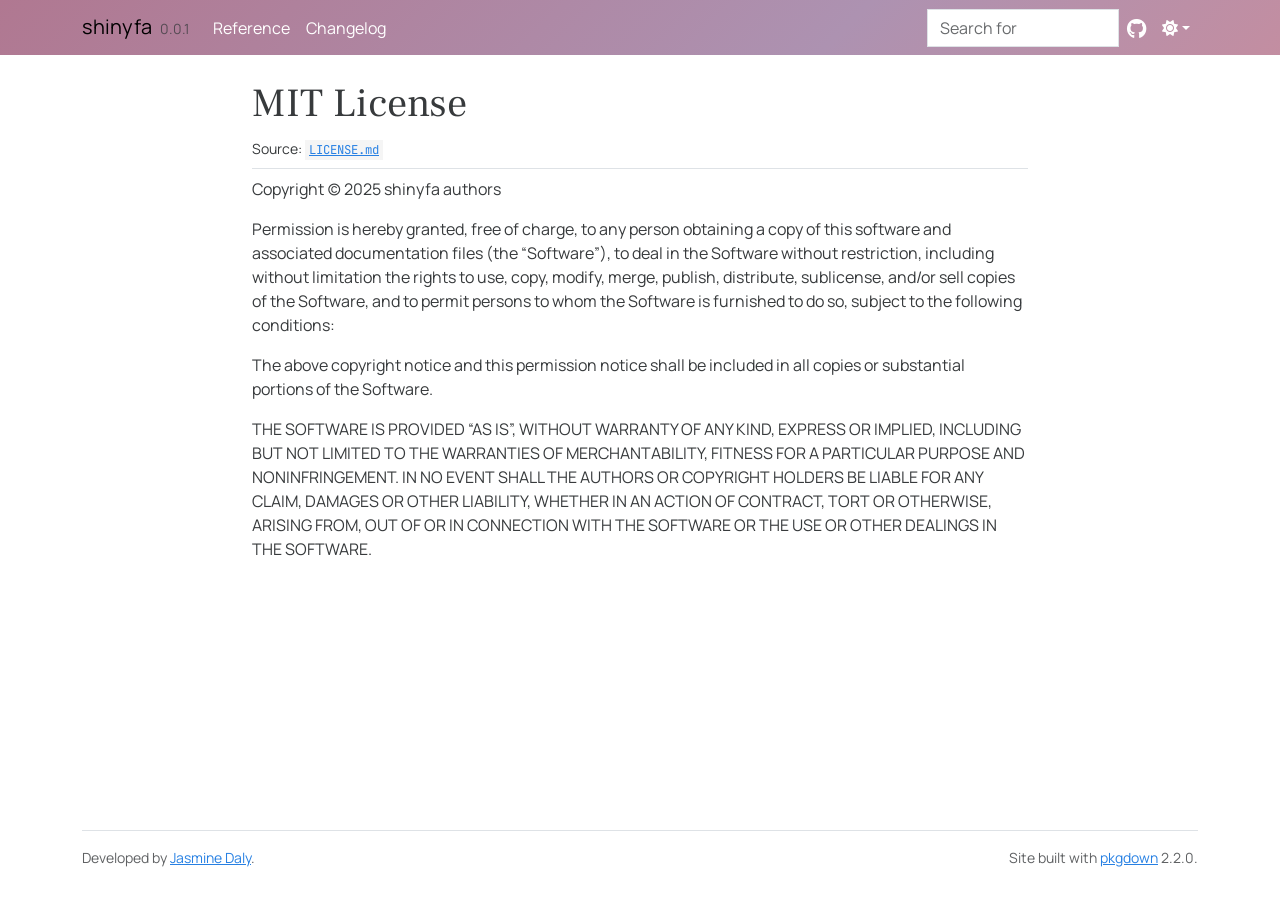
<file: LICENSE.html>
<!DOCTYPE html>
<!-- Generated by pkgdown: do not edit by hand --><html lang="en"><head><meta http-equiv="Content-Type" content="text/html; charset=UTF-8"><meta charset="utf-8"><meta http-equiv="X-UA-Compatible" content="IE=edge"><meta name="viewport" content="width=device-width, initial-scale=1, shrink-to-fit=no"><title>MIT License • shinyfa</title><!-- favicons --><link rel="icon" type="image/png" sizes="96x96" href="favicon-96x96.png"><link rel="icon" type="”image/svg+xml”" href="favicon.svg"><link rel="apple-touch-icon" sizes="180x180" href="apple-touch-icon.png"><link rel="icon" sizes="any" href="favicon.ico"><link rel="manifest" href="site.webmanifest"><script src="lightswitch.js"></script><script src="deps/jquery-3.6.0/jquery-3.6.0.min.js"></script><meta name="viewport" content="width=device-width, initial-scale=1, shrink-to-fit=no"><link href="deps/bootstrap-5.3.1/bootstrap.min.css" rel="stylesheet"><script src="deps/bootstrap-5.3.1/bootstrap.bundle.min.js"></script><link href="deps/Manrope-0.4.10/font.css" rel="stylesheet"><link href="deps/JetBrains_Mono-0.4.10/font.css" rel="stylesheet"><link href="deps/Frank_Ruhl_Libre-0.4.10/font.css" rel="stylesheet"><link href="deps/font-awesome-6.5.2/css/all.min.css" rel="stylesheet"><link href="deps/font-awesome-6.5.2/css/v4-shims.min.css" rel="stylesheet"><script src="deps/headroom-0.11.0/headroom.min.js"></script><script src="deps/headroom-0.11.0/jQuery.headroom.min.js"></script><script src="deps/bootstrap-toc-1.0.1/bootstrap-toc.min.js"></script><script src="deps/clipboard.js-2.0.11/clipboard.min.js"></script><script src="deps/search-1.0.0/autocomplete.jquery.min.js"></script><script src="deps/search-1.0.0/fuse.min.js"></script><script src="deps/search-1.0.0/mark.min.js"></script><!-- pkgdown --><script src="pkgdown.js"></script><meta property="og:title" content="MIT License"></head><body>
    <a href="#main" class="visually-hidden-focusable">Skip to contents</a>
    <style>
 .navbar {background: linear-gradient(-45deg, #F9B397, #D68A93, #AD92B1, #B07891); background-size: 200% 100%; animation: gradient 15s ease infinite;}
 @keyframes gradient { 0% { background-position: 0% 50%; } 50% { background-position: 100% 50%; } 100% { background-position: 0% 50%; }}
.navbar-nav .nav-link {color: white;}
</style><nav class="navbar navbar-expand-lg fixed-top " aria-label="Site navigation"><div class="container">

    <a class="navbar-brand me-2" href="index.html">shinyfa</a>

    <small class="nav-text text-muted me-auto" data-bs-toggle="tooltip" data-bs-placement="bottom" title="">0.0.1</small>


    <button class="navbar-toggler" type="button" data-bs-toggle="collapse" data-bs-target="#navbar" aria-controls="navbar" aria-expanded="false" aria-label="Toggle navigation">
      <span class="navbar-toggler-icon"></span>
    </button>

    <div id="navbar" class="collapse navbar-collapse ms-3">
      <ul class="navbar-nav me-auto"><li class="nav-item"><a class="nav-link" href="reference/index.html">Reference</a></li>
<li class="nav-item"><a class="nav-link" href="news/index.html">Changelog</a></li>
      </ul><ul class="navbar-nav"><li class="nav-item"><form class="form-inline" role="search">
 <input class="form-control" type="search" name="search-input" id="search-input" autocomplete="off" aria-label="Search site" placeholder="Search for" data-search-index="search.json"></form></li>
<li class="nav-item"><a class="external-link nav-link" href="https://github.com/dalyanalytics/shinyfa/" aria-label="GitHub"><span class="fa fab fa-github fa-lg"></span></a></li>
<li class="nav-item dropdown">
  <button class="nav-link dropdown-toggle" type="button" id="dropdown-lightswitch" data-bs-toggle="dropdown" aria-expanded="false" aria-haspopup="true" aria-label="Light switch"><span class="fa fa-sun"></span></button>
  <ul class="dropdown-menu dropdown-menu-end" aria-labelledby="dropdown-lightswitch"><li><button class="dropdown-item" data-bs-theme-value="light"><span class="fa fa-sun"></span> Light</button></li>
    <li><button class="dropdown-item" data-bs-theme-value="dark"><span class="fa fa-moon"></span> Dark</button></li>
    <li><button class="dropdown-item" data-bs-theme-value="auto"><span class="fa fa-adjust"></span> Auto</button></li>
  </ul></li>
      </ul></div>


  </div>
</nav><div class="container template-title-body">
<div class="row">
  <main id="main" class="col-md-9"><div class="page-header">

      <h1>MIT License</h1>
      <small class="dont-index">Source: <a href="https://github.com/dalyanalytics/shinyfa/blob/main/LICENSE.md" class="external-link"><code>LICENSE.md</code></a></small>
    </div>

<div id="mit-license" class="section level1">

<p>Copyright (c) 2025 shinyfa authors</p>
<p>Permission is hereby granted, free of charge, to any person obtaining a copy of this software and associated documentation files (the “Software”), to deal in the Software without restriction, including without limitation the rights to use, copy, modify, merge, publish, distribute, sublicense, and/or sell copies of the Software, and to permit persons to whom the Software is furnished to do so, subject to the following conditions:</p>
<p>The above copyright notice and this permission notice shall be included in all copies or substantial portions of the Software.</p>
<p>THE SOFTWARE IS PROVIDED “AS IS”, WITHOUT WARRANTY OF ANY KIND, EXPRESS OR IMPLIED, INCLUDING BUT NOT LIMITED TO THE WARRANTIES OF MERCHANTABILITY, FITNESS FOR A PARTICULAR PURPOSE AND NONINFRINGEMENT. IN NO EVENT SHALL THE AUTHORS OR COPYRIGHT HOLDERS BE LIABLE FOR ANY CLAIM, DAMAGES OR OTHER LIABILITY, WHETHER IN AN ACTION OF CONTRACT, TORT OR OTHERWISE, ARISING FROM, OUT OF OR IN CONNECTION WITH THE SOFTWARE OR THE USE OR OTHER DEALINGS IN THE SOFTWARE.</p>
</div>

  </main></div>


    <footer><div class="pkgdown-footer-left">
  <p>Developed by <a href="https://www.dalyanalytics.com/" class="external-link">Jasmine Daly</a>.</p>
</div>

<div class="pkgdown-footer-right">
  <p>Site built with <a href="https://pkgdown.r-lib.org/" class="external-link">pkgdown</a> 2.2.0.</p>
</div>

    </footer></div>





  </body></html>
</file>
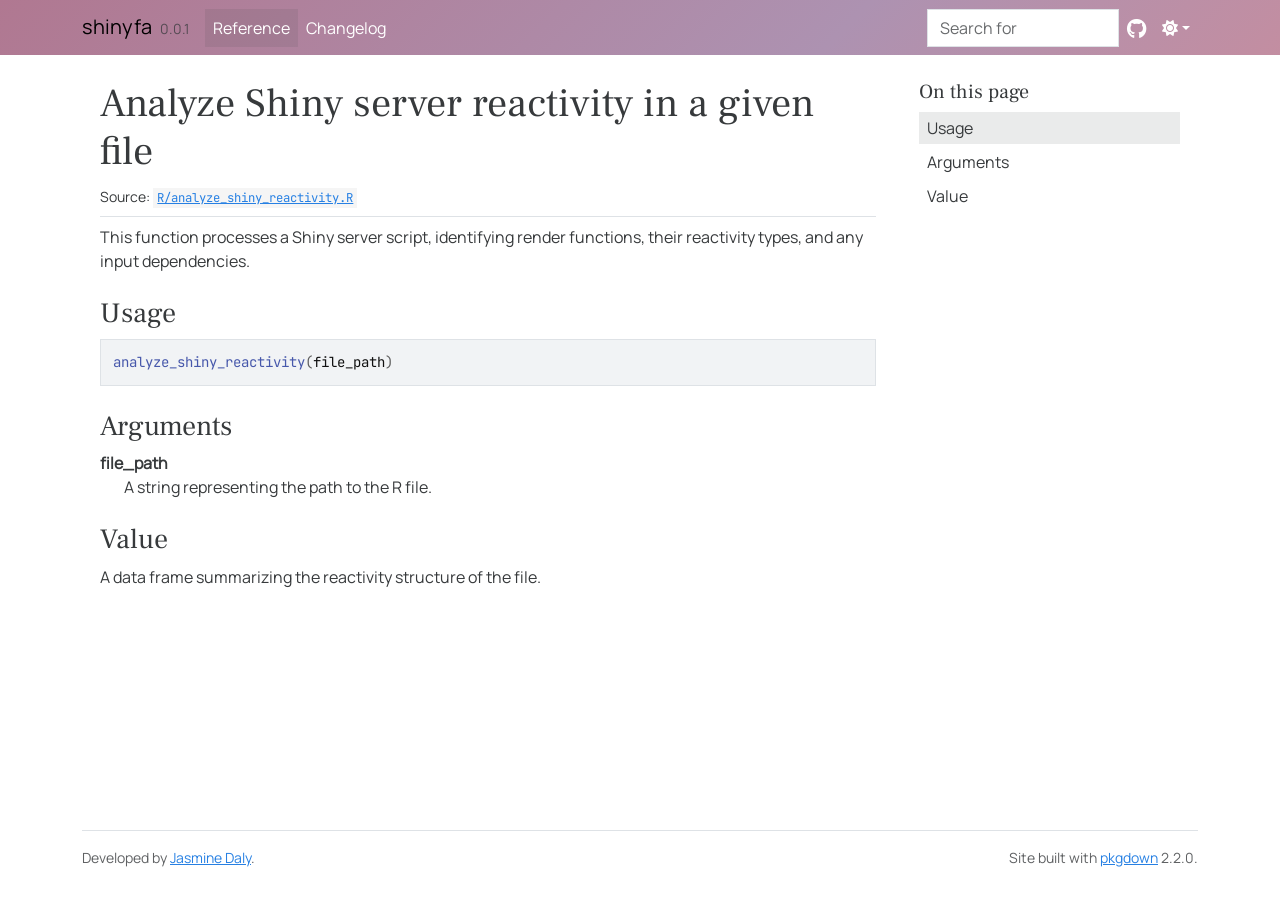
<file: reference/analyze_shiny_reactivity.html>
<!DOCTYPE html>
<!-- Generated by pkgdown: do not edit by hand --><html lang="en"><head><meta http-equiv="Content-Type" content="text/html; charset=UTF-8"><meta charset="utf-8"><meta http-equiv="X-UA-Compatible" content="IE=edge"><meta name="viewport" content="width=device-width, initial-scale=1, shrink-to-fit=no"><title>Analyze Shiny server reactivity in a given file — analyze_shiny_reactivity • shinyfa</title><!-- favicons --><link rel="icon" type="image/png" sizes="96x96" href="../favicon-96x96.png"><link rel="icon" type="”image/svg+xml”" href="../favicon.svg"><link rel="apple-touch-icon" sizes="180x180" href="../apple-touch-icon.png"><link rel="icon" sizes="any" href="../favicon.ico"><link rel="manifest" href="../site.webmanifest"><script src="../lightswitch.js"></script><script src="../deps/jquery-3.6.0/jquery-3.6.0.min.js"></script><meta name="viewport" content="width=device-width, initial-scale=1, shrink-to-fit=no"><link href="../deps/bootstrap-5.3.1/bootstrap.min.css" rel="stylesheet"><script src="../deps/bootstrap-5.3.1/bootstrap.bundle.min.js"></script><link href="../deps/Manrope-0.4.10/font.css" rel="stylesheet"><link href="../deps/JetBrains_Mono-0.4.10/font.css" rel="stylesheet"><link href="../deps/Frank_Ruhl_Libre-0.4.10/font.css" rel="stylesheet"><link href="../deps/font-awesome-6.5.2/css/all.min.css" rel="stylesheet"><link href="../deps/font-awesome-6.5.2/css/v4-shims.min.css" rel="stylesheet"><script src="../deps/headroom-0.11.0/headroom.min.js"></script><script src="../deps/headroom-0.11.0/jQuery.headroom.min.js"></script><script src="../deps/bootstrap-toc-1.0.1/bootstrap-toc.min.js"></script><script src="../deps/clipboard.js-2.0.11/clipboard.min.js"></script><script src="../deps/search-1.0.0/autocomplete.jquery.min.js"></script><script src="../deps/search-1.0.0/fuse.min.js"></script><script src="../deps/search-1.0.0/mark.min.js"></script><!-- pkgdown --><script src="../pkgdown.js"></script><meta property="og:title" content="Analyze Shiny server reactivity in a given file — analyze_shiny_reactivity"><meta name="description" content="This function processes a Shiny server script, identifying render functions,
their reactivity types, and any input dependencies."><meta property="og:description" content="This function processes a Shiny server script, identifying render functions,
their reactivity types, and any input dependencies."></head><body>
    <a href="#main" class="visually-hidden-focusable">Skip to contents</a>
    <style>
 .navbar {background: linear-gradient(-45deg, #F9B397, #D68A93, #AD92B1, #B07891); background-size: 200% 100%; animation: gradient 15s ease infinite;}
 @keyframes gradient { 0% { background-position: 0% 50%; } 50% { background-position: 100% 50%; } 100% { background-position: 0% 50%; }}
.navbar-nav .nav-link {color: white;}
</style><nav class="navbar navbar-expand-lg fixed-top " aria-label="Site navigation"><div class="container">

    <a class="navbar-brand me-2" href="../index.html">shinyfa</a>

    <small class="nav-text text-muted me-auto" data-bs-toggle="tooltip" data-bs-placement="bottom" title="">0.0.1</small>


    <button class="navbar-toggler" type="button" data-bs-toggle="collapse" data-bs-target="#navbar" aria-controls="navbar" aria-expanded="false" aria-label="Toggle navigation">
      <span class="navbar-toggler-icon"></span>
    </button>

    <div id="navbar" class="collapse navbar-collapse ms-3">
      <ul class="navbar-nav me-auto"><li class="active nav-item"><a class="nav-link" href="../reference/index.html">Reference</a></li>
<li class="nav-item"><a class="nav-link" href="../news/index.html">Changelog</a></li>
      </ul><ul class="navbar-nav"><li class="nav-item"><form class="form-inline" role="search">
 <input class="form-control" type="search" name="search-input" id="search-input" autocomplete="off" aria-label="Search site" placeholder="Search for" data-search-index="../search.json"></form></li>
<li class="nav-item"><a class="external-link nav-link" href="https://github.com/dalyanalytics/shinyfa/" aria-label="GitHub"><span class="fa fab fa-github fa-lg"></span></a></li>
<li class="nav-item dropdown">
  <button class="nav-link dropdown-toggle" type="button" id="dropdown-lightswitch" data-bs-toggle="dropdown" aria-expanded="false" aria-haspopup="true" aria-label="Light switch"><span class="fa fa-sun"></span></button>
  <ul class="dropdown-menu dropdown-menu-end" aria-labelledby="dropdown-lightswitch"><li><button class="dropdown-item" data-bs-theme-value="light"><span class="fa fa-sun"></span> Light</button></li>
    <li><button class="dropdown-item" data-bs-theme-value="dark"><span class="fa fa-moon"></span> Dark</button></li>
    <li><button class="dropdown-item" data-bs-theme-value="auto"><span class="fa fa-adjust"></span> Auto</button></li>
  </ul></li>
      </ul></div>


  </div>
</nav><div class="container template-reference-topic">
<div class="row">
  <main id="main" class="col-md-9"><div class="page-header">

      <h1>Analyze Shiny server reactivity in a given file</h1>
      <small class="dont-index">Source: <a href="https://github.com/dalyanalytics/shinyfa/blob/main/R/analyze_shiny_reactivity.R" class="external-link"><code>R/analyze_shiny_reactivity.R</code></a></small>
      <div class="d-none name"><code>analyze_shiny_reactivity.Rd</code></div>
    </div>

    <div class="ref-description section level2">
    <p>This function processes a Shiny server script, identifying render functions,
their reactivity types, and any input dependencies.</p>
    </div>

    <div class="section level2">
    <h2 id="ref-usage">Usage<a class="anchor" aria-label="anchor" href="#ref-usage"></a></h2>
    <div class="sourceCode"><pre class="sourceCode r"><code><span><span class="fu">analyze_shiny_reactivity</span><span class="op">(</span><span class="va">file_path</span><span class="op">)</span></span></code></pre></div>
    </div>

    <div class="section level2">
    <h2 id="arguments">Arguments<a class="anchor" aria-label="anchor" href="#arguments"></a></h2>


<dl><dt id="arg-file-path">file_path<a class="anchor" aria-label="anchor" href="#arg-file-path"></a></dt>
<dd><p>A string representing the path to the R file.</p></dd>

</dl></div>
    <div class="section level2">
    <h2 id="value">Value<a class="anchor" aria-label="anchor" href="#value"></a></h2>
    <p>A data frame summarizing the reactivity structure of the file.</p>
    </div>

  </main><aside class="col-md-3"><nav id="toc" aria-label="Table of contents"><h2>On this page</h2>
    </nav></aside></div>


    <footer><div class="pkgdown-footer-left">
  <p>Developed by <a href="https://www.dalyanalytics.com/" class="external-link">Jasmine Daly</a>.</p>
</div>

<div class="pkgdown-footer-right">
  <p>Site built with <a href="https://pkgdown.r-lib.org/" class="external-link">pkgdown</a> 2.2.0.</p>
</div>

    </footer></div>





  </body></html>
</file>
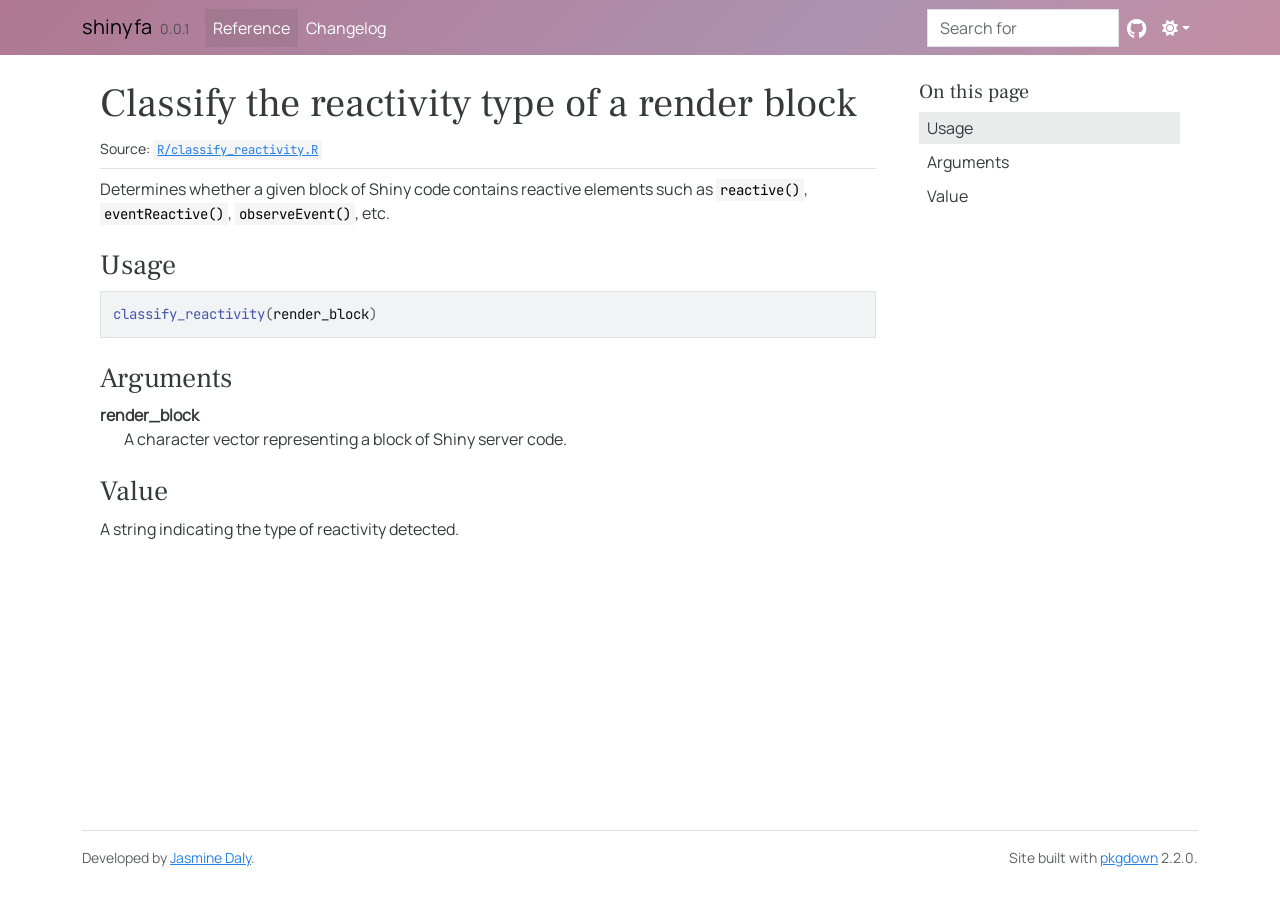
<file: reference/classify_reactivity.html>
<!DOCTYPE html>
<!-- Generated by pkgdown: do not edit by hand --><html lang="en"><head><meta http-equiv="Content-Type" content="text/html; charset=UTF-8"><meta charset="utf-8"><meta http-equiv="X-UA-Compatible" content="IE=edge"><meta name="viewport" content="width=device-width, initial-scale=1, shrink-to-fit=no"><title>Classify the reactivity type of a render block — classify_reactivity • shinyfa</title><!-- favicons --><link rel="icon" type="image/png" sizes="96x96" href="../favicon-96x96.png"><link rel="icon" type="”image/svg+xml”" href="../favicon.svg"><link rel="apple-touch-icon" sizes="180x180" href="../apple-touch-icon.png"><link rel="icon" sizes="any" href="../favicon.ico"><link rel="manifest" href="../site.webmanifest"><script src="../lightswitch.js"></script><script src="../deps/jquery-3.6.0/jquery-3.6.0.min.js"></script><meta name="viewport" content="width=device-width, initial-scale=1, shrink-to-fit=no"><link href="../deps/bootstrap-5.3.1/bootstrap.min.css" rel="stylesheet"><script src="../deps/bootstrap-5.3.1/bootstrap.bundle.min.js"></script><link href="../deps/Manrope-0.4.10/font.css" rel="stylesheet"><link href="../deps/JetBrains_Mono-0.4.10/font.css" rel="stylesheet"><link href="../deps/Frank_Ruhl_Libre-0.4.10/font.css" rel="stylesheet"><link href="../deps/font-awesome-6.5.2/css/all.min.css" rel="stylesheet"><link href="../deps/font-awesome-6.5.2/css/v4-shims.min.css" rel="stylesheet"><script src="../deps/headroom-0.11.0/headroom.min.js"></script><script src="../deps/headroom-0.11.0/jQuery.headroom.min.js"></script><script src="../deps/bootstrap-toc-1.0.1/bootstrap-toc.min.js"></script><script src="../deps/clipboard.js-2.0.11/clipboard.min.js"></script><script src="../deps/search-1.0.0/autocomplete.jquery.min.js"></script><script src="../deps/search-1.0.0/fuse.min.js"></script><script src="../deps/search-1.0.0/mark.min.js"></script><!-- pkgdown --><script src="../pkgdown.js"></script><meta property="og:title" content="Classify the reactivity type of a render block — classify_reactivity"><meta name="description" content="Determines whether a given block of Shiny code contains reactive elements such as
reactive(), eventReactive(), observeEvent(), etc."><meta property="og:description" content="Determines whether a given block of Shiny code contains reactive elements such as
reactive(), eventReactive(), observeEvent(), etc."></head><body>
    <a href="#main" class="visually-hidden-focusable">Skip to contents</a>
    <style>
 .navbar {background: linear-gradient(-45deg, #F9B397, #D68A93, #AD92B1, #B07891); background-size: 200% 100%; animation: gradient 15s ease infinite;}
 @keyframes gradient { 0% { background-position: 0% 50%; } 50% { background-position: 100% 50%; } 100% { background-position: 0% 50%; }}
.navbar-nav .nav-link {color: white;}
</style><nav class="navbar navbar-expand-lg fixed-top " aria-label="Site navigation"><div class="container">

    <a class="navbar-brand me-2" href="../index.html">shinyfa</a>

    <small class="nav-text text-muted me-auto" data-bs-toggle="tooltip" data-bs-placement="bottom" title="">0.0.1</small>


    <button class="navbar-toggler" type="button" data-bs-toggle="collapse" data-bs-target="#navbar" aria-controls="navbar" aria-expanded="false" aria-label="Toggle navigation">
      <span class="navbar-toggler-icon"></span>
    </button>

    <div id="navbar" class="collapse navbar-collapse ms-3">
      <ul class="navbar-nav me-auto"><li class="active nav-item"><a class="nav-link" href="../reference/index.html">Reference</a></li>
<li class="nav-item"><a class="nav-link" href="../news/index.html">Changelog</a></li>
      </ul><ul class="navbar-nav"><li class="nav-item"><form class="form-inline" role="search">
 <input class="form-control" type="search" name="search-input" id="search-input" autocomplete="off" aria-label="Search site" placeholder="Search for" data-search-index="../search.json"></form></li>
<li class="nav-item"><a class="external-link nav-link" href="https://github.com/dalyanalytics/shinyfa/" aria-label="GitHub"><span class="fa fab fa-github fa-lg"></span></a></li>
<li class="nav-item dropdown">
  <button class="nav-link dropdown-toggle" type="button" id="dropdown-lightswitch" data-bs-toggle="dropdown" aria-expanded="false" aria-haspopup="true" aria-label="Light switch"><span class="fa fa-sun"></span></button>
  <ul class="dropdown-menu dropdown-menu-end" aria-labelledby="dropdown-lightswitch"><li><button class="dropdown-item" data-bs-theme-value="light"><span class="fa fa-sun"></span> Light</button></li>
    <li><button class="dropdown-item" data-bs-theme-value="dark"><span class="fa fa-moon"></span> Dark</button></li>
    <li><button class="dropdown-item" data-bs-theme-value="auto"><span class="fa fa-adjust"></span> Auto</button></li>
  </ul></li>
      </ul></div>


  </div>
</nav><div class="container template-reference-topic">
<div class="row">
  <main id="main" class="col-md-9"><div class="page-header">

      <h1>Classify the reactivity type of a render block</h1>
      <small class="dont-index">Source: <a href="https://github.com/dalyanalytics/shinyfa/blob/main/R/classify_reactivity.R" class="external-link"><code>R/classify_reactivity.R</code></a></small>
      <div class="d-none name"><code>classify_reactivity.Rd</code></div>
    </div>

    <div class="ref-description section level2">
    <p>Determines whether a given block of Shiny code contains reactive elements such as
<code>reactive()</code>, <code>eventReactive()</code>, <code>observeEvent()</code>, etc.</p>
    </div>

    <div class="section level2">
    <h2 id="ref-usage">Usage<a class="anchor" aria-label="anchor" href="#ref-usage"></a></h2>
    <div class="sourceCode"><pre class="sourceCode r"><code><span><span class="fu">classify_reactivity</span><span class="op">(</span><span class="va">render_block</span><span class="op">)</span></span></code></pre></div>
    </div>

    <div class="section level2">
    <h2 id="arguments">Arguments<a class="anchor" aria-label="anchor" href="#arguments"></a></h2>


<dl><dt id="arg-render-block">render_block<a class="anchor" aria-label="anchor" href="#arg-render-block"></a></dt>
<dd><p>A character vector representing a block of Shiny server code.</p></dd>

</dl></div>
    <div class="section level2">
    <h2 id="value">Value<a class="anchor" aria-label="anchor" href="#value"></a></h2>
    <p>A string indicating the type of reactivity detected.</p>
    </div>

  </main><aside class="col-md-3"><nav id="toc" aria-label="Table of contents"><h2>On this page</h2>
    </nav></aside></div>


    <footer><div class="pkgdown-footer-left">
  <p>Developed by <a href="https://www.dalyanalytics.com/" class="external-link">Jasmine Daly</a>.</p>
</div>

<div class="pkgdown-footer-right">
  <p>Site built with <a href="https://pkgdown.r-lib.org/" class="external-link">pkgdown</a> 2.2.0.</p>
</div>

    </footer></div>





  </body></html>
</file>
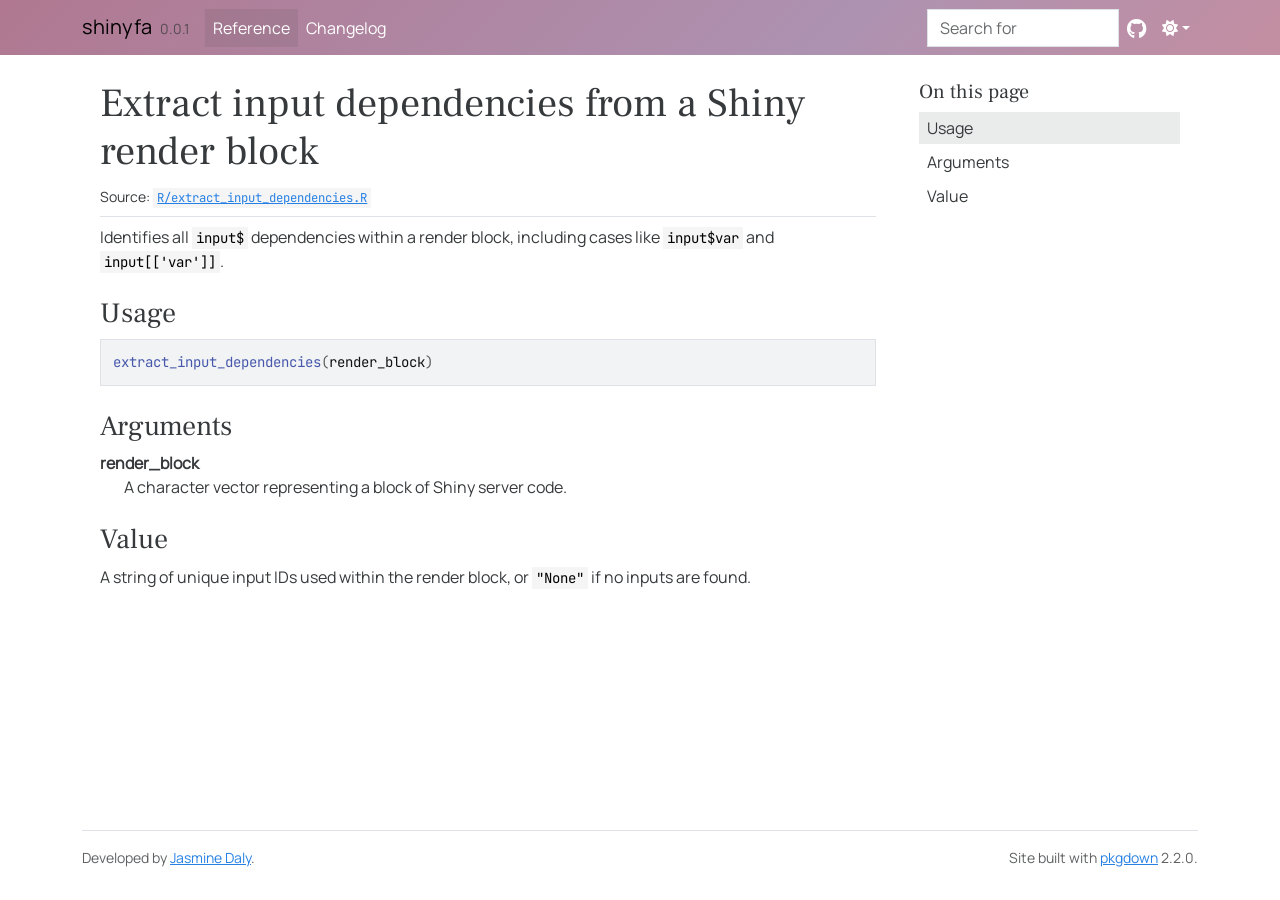
<file: reference/extract_input_dependencies.html>
<!DOCTYPE html>
<!-- Generated by pkgdown: do not edit by hand --><html lang="en"><head><meta http-equiv="Content-Type" content="text/html; charset=UTF-8"><meta charset="utf-8"><meta http-equiv="X-UA-Compatible" content="IE=edge"><meta name="viewport" content="width=device-width, initial-scale=1, shrink-to-fit=no"><title>Extract input dependencies from a Shiny render block — extract_input_dependencies • shinyfa</title><!-- favicons --><link rel="icon" type="image/png" sizes="96x96" href="../favicon-96x96.png"><link rel="icon" type="”image/svg+xml”" href="../favicon.svg"><link rel="apple-touch-icon" sizes="180x180" href="../apple-touch-icon.png"><link rel="icon" sizes="any" href="../favicon.ico"><link rel="manifest" href="../site.webmanifest"><script src="../lightswitch.js"></script><script src="../deps/jquery-3.6.0/jquery-3.6.0.min.js"></script><meta name="viewport" content="width=device-width, initial-scale=1, shrink-to-fit=no"><link href="../deps/bootstrap-5.3.1/bootstrap.min.css" rel="stylesheet"><script src="../deps/bootstrap-5.3.1/bootstrap.bundle.min.js"></script><link href="../deps/Manrope-0.4.10/font.css" rel="stylesheet"><link href="../deps/JetBrains_Mono-0.4.10/font.css" rel="stylesheet"><link href="../deps/Frank_Ruhl_Libre-0.4.10/font.css" rel="stylesheet"><link href="../deps/font-awesome-6.5.2/css/all.min.css" rel="stylesheet"><link href="../deps/font-awesome-6.5.2/css/v4-shims.min.css" rel="stylesheet"><script src="../deps/headroom-0.11.0/headroom.min.js"></script><script src="../deps/headroom-0.11.0/jQuery.headroom.min.js"></script><script src="../deps/bootstrap-toc-1.0.1/bootstrap-toc.min.js"></script><script src="../deps/clipboard.js-2.0.11/clipboard.min.js"></script><script src="../deps/search-1.0.0/autocomplete.jquery.min.js"></script><script src="../deps/search-1.0.0/fuse.min.js"></script><script src="../deps/search-1.0.0/mark.min.js"></script><!-- pkgdown --><script src="../pkgdown.js"></script><meta property="og:title" content="Extract input dependencies from a Shiny render block — extract_input_dependencies"><meta name="description" content="Identifies all input$ dependencies within a render block, including cases like input$var and input[['var']]."><meta property="og:description" content="Identifies all input$ dependencies within a render block, including cases like input$var and input[['var']]."></head><body>
    <a href="#main" class="visually-hidden-focusable">Skip to contents</a>
    <style>
 .navbar {background: linear-gradient(-45deg, #F9B397, #D68A93, #AD92B1, #B07891); background-size: 200% 100%; animation: gradient 15s ease infinite;}
 @keyframes gradient { 0% { background-position: 0% 50%; } 50% { background-position: 100% 50%; } 100% { background-position: 0% 50%; }}
.navbar-nav .nav-link {color: white;}
</style><nav class="navbar navbar-expand-lg fixed-top " aria-label="Site navigation"><div class="container">

    <a class="navbar-brand me-2" href="../index.html">shinyfa</a>

    <small class="nav-text text-muted me-auto" data-bs-toggle="tooltip" data-bs-placement="bottom" title="">0.0.1</small>


    <button class="navbar-toggler" type="button" data-bs-toggle="collapse" data-bs-target="#navbar" aria-controls="navbar" aria-expanded="false" aria-label="Toggle navigation">
      <span class="navbar-toggler-icon"></span>
    </button>

    <div id="navbar" class="collapse navbar-collapse ms-3">
      <ul class="navbar-nav me-auto"><li class="active nav-item"><a class="nav-link" href="../reference/index.html">Reference</a></li>
<li class="nav-item"><a class="nav-link" href="../news/index.html">Changelog</a></li>
      </ul><ul class="navbar-nav"><li class="nav-item"><form class="form-inline" role="search">
 <input class="form-control" type="search" name="search-input" id="search-input" autocomplete="off" aria-label="Search site" placeholder="Search for" data-search-index="../search.json"></form></li>
<li class="nav-item"><a class="external-link nav-link" href="https://github.com/dalyanalytics/shinyfa/" aria-label="GitHub"><span class="fa fab fa-github fa-lg"></span></a></li>
<li class="nav-item dropdown">
  <button class="nav-link dropdown-toggle" type="button" id="dropdown-lightswitch" data-bs-toggle="dropdown" aria-expanded="false" aria-haspopup="true" aria-label="Light switch"><span class="fa fa-sun"></span></button>
  <ul class="dropdown-menu dropdown-menu-end" aria-labelledby="dropdown-lightswitch"><li><button class="dropdown-item" data-bs-theme-value="light"><span class="fa fa-sun"></span> Light</button></li>
    <li><button class="dropdown-item" data-bs-theme-value="dark"><span class="fa fa-moon"></span> Dark</button></li>
    <li><button class="dropdown-item" data-bs-theme-value="auto"><span class="fa fa-adjust"></span> Auto</button></li>
  </ul></li>
      </ul></div>


  </div>
</nav><div class="container template-reference-topic">
<div class="row">
  <main id="main" class="col-md-9"><div class="page-header">

      <h1>Extract input dependencies from a Shiny render block</h1>
      <small class="dont-index">Source: <a href="https://github.com/dalyanalytics/shinyfa/blob/main/R/extract_input_dependencies.R" class="external-link"><code>R/extract_input_dependencies.R</code></a></small>
      <div class="d-none name"><code>extract_input_dependencies.Rd</code></div>
    </div>

    <div class="ref-description section level2">
    <p>Identifies all <code>input$</code> dependencies within a render block, including cases like <code>input$var</code> and <code>input[['var']]</code>.</p>
    </div>

    <div class="section level2">
    <h2 id="ref-usage">Usage<a class="anchor" aria-label="anchor" href="#ref-usage"></a></h2>
    <div class="sourceCode"><pre class="sourceCode r"><code><span><span class="fu">extract_input_dependencies</span><span class="op">(</span><span class="va">render_block</span><span class="op">)</span></span></code></pre></div>
    </div>

    <div class="section level2">
    <h2 id="arguments">Arguments<a class="anchor" aria-label="anchor" href="#arguments"></a></h2>


<dl><dt id="arg-render-block">render_block<a class="anchor" aria-label="anchor" href="#arg-render-block"></a></dt>
<dd><p>A character vector representing a block of Shiny server code.</p></dd>

</dl></div>
    <div class="section level2">
    <h2 id="value">Value<a class="anchor" aria-label="anchor" href="#value"></a></h2>
    <p>A string of unique input IDs used within the render block, or <code>"None"</code> if no inputs are found.</p>
    </div>

  </main><aside class="col-md-3"><nav id="toc" aria-label="Table of contents"><h2>On this page</h2>
    </nav></aside></div>


    <footer><div class="pkgdown-footer-left">
  <p>Developed by <a href="https://www.dalyanalytics.com/" class="external-link">Jasmine Daly</a>.</p>
</div>

<div class="pkgdown-footer-right">
  <p>Site built with <a href="https://pkgdown.r-lib.org/" class="external-link">pkgdown</a> 2.2.0.</p>
</div>

    </footer></div>





  </body></html>
</file>
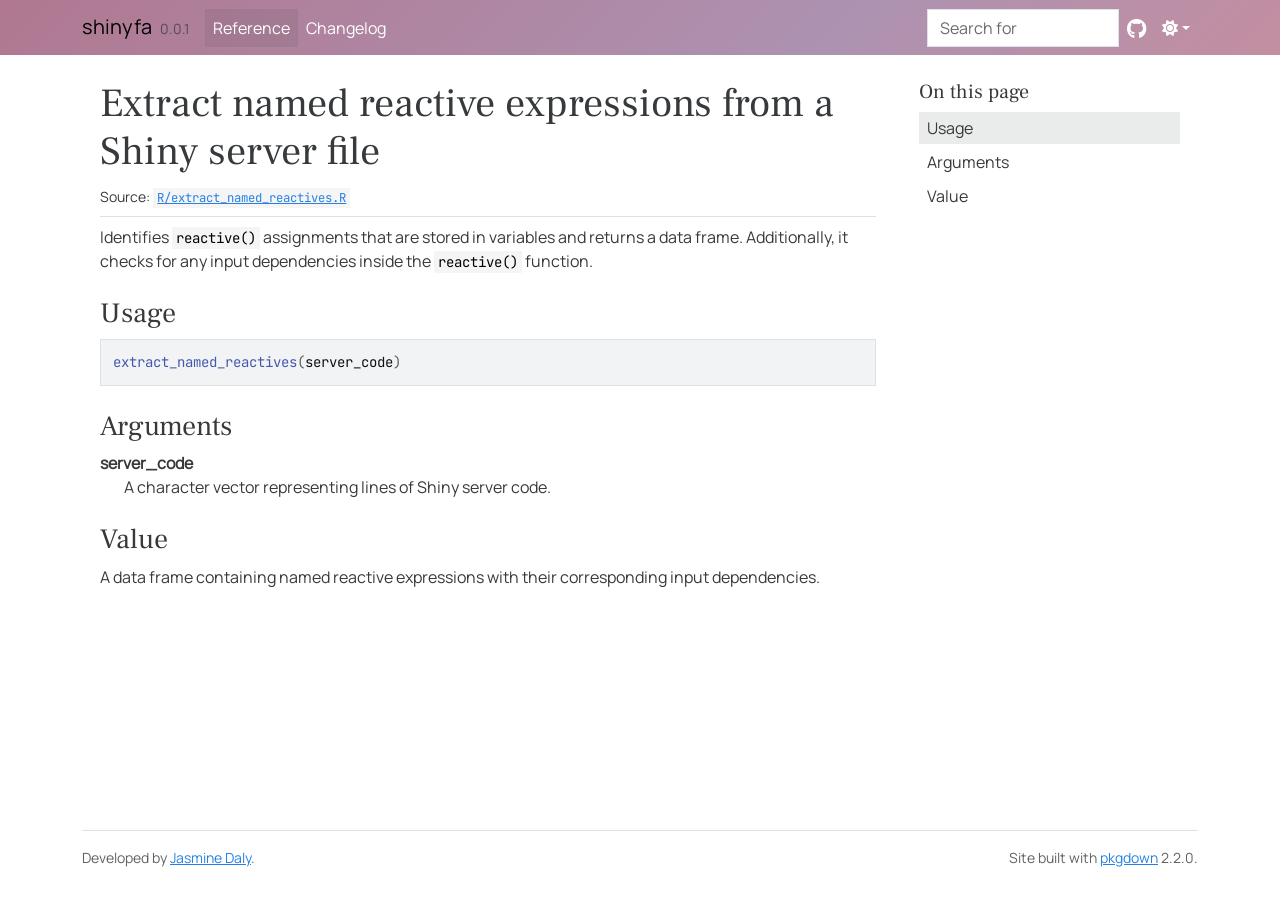
<file: reference/extract_named_reactives.html>
<!DOCTYPE html>
<!-- Generated by pkgdown: do not edit by hand --><html lang="en"><head><meta http-equiv="Content-Type" content="text/html; charset=UTF-8"><meta charset="utf-8"><meta http-equiv="X-UA-Compatible" content="IE=edge"><meta name="viewport" content="width=device-width, initial-scale=1, shrink-to-fit=no"><title>Extract named reactive expressions from a Shiny server file — extract_named_reactives • shinyfa</title><!-- favicons --><link rel="icon" type="image/png" sizes="96x96" href="../favicon-96x96.png"><link rel="icon" type="”image/svg+xml”" href="../favicon.svg"><link rel="apple-touch-icon" sizes="180x180" href="../apple-touch-icon.png"><link rel="icon" sizes="any" href="../favicon.ico"><link rel="manifest" href="../site.webmanifest"><script src="../lightswitch.js"></script><script src="../deps/jquery-3.6.0/jquery-3.6.0.min.js"></script><meta name="viewport" content="width=device-width, initial-scale=1, shrink-to-fit=no"><link href="../deps/bootstrap-5.3.1/bootstrap.min.css" rel="stylesheet"><script src="../deps/bootstrap-5.3.1/bootstrap.bundle.min.js"></script><link href="../deps/Manrope-0.4.10/font.css" rel="stylesheet"><link href="../deps/JetBrains_Mono-0.4.10/font.css" rel="stylesheet"><link href="../deps/Frank_Ruhl_Libre-0.4.10/font.css" rel="stylesheet"><link href="../deps/font-awesome-6.5.2/css/all.min.css" rel="stylesheet"><link href="../deps/font-awesome-6.5.2/css/v4-shims.min.css" rel="stylesheet"><script src="../deps/headroom-0.11.0/headroom.min.js"></script><script src="../deps/headroom-0.11.0/jQuery.headroom.min.js"></script><script src="../deps/bootstrap-toc-1.0.1/bootstrap-toc.min.js"></script><script src="../deps/clipboard.js-2.0.11/clipboard.min.js"></script><script src="../deps/search-1.0.0/autocomplete.jquery.min.js"></script><script src="../deps/search-1.0.0/fuse.min.js"></script><script src="../deps/search-1.0.0/mark.min.js"></script><!-- pkgdown --><script src="../pkgdown.js"></script><meta property="og:title" content="Extract named reactive expressions from a Shiny server file — extract_named_reactives"><meta name="description" content="Identifies reactive() assignments that are stored in variables and returns a data frame.
Additionally, it checks for any input dependencies inside the reactive() function."><meta property="og:description" content="Identifies reactive() assignments that are stored in variables and returns a data frame.
Additionally, it checks for any input dependencies inside the reactive() function."></head><body>
    <a href="#main" class="visually-hidden-focusable">Skip to contents</a>
    <style>
 .navbar {background: linear-gradient(-45deg, #F9B397, #D68A93, #AD92B1, #B07891); background-size: 200% 100%; animation: gradient 15s ease infinite;}
 @keyframes gradient { 0% { background-position: 0% 50%; } 50% { background-position: 100% 50%; } 100% { background-position: 0% 50%; }}
.navbar-nav .nav-link {color: white;}
</style><nav class="navbar navbar-expand-lg fixed-top " aria-label="Site navigation"><div class="container">

    <a class="navbar-brand me-2" href="../index.html">shinyfa</a>

    <small class="nav-text text-muted me-auto" data-bs-toggle="tooltip" data-bs-placement="bottom" title="">0.0.1</small>


    <button class="navbar-toggler" type="button" data-bs-toggle="collapse" data-bs-target="#navbar" aria-controls="navbar" aria-expanded="false" aria-label="Toggle navigation">
      <span class="navbar-toggler-icon"></span>
    </button>

    <div id="navbar" class="collapse navbar-collapse ms-3">
      <ul class="navbar-nav me-auto"><li class="active nav-item"><a class="nav-link" href="../reference/index.html">Reference</a></li>
<li class="nav-item"><a class="nav-link" href="../news/index.html">Changelog</a></li>
      </ul><ul class="navbar-nav"><li class="nav-item"><form class="form-inline" role="search">
 <input class="form-control" type="search" name="search-input" id="search-input" autocomplete="off" aria-label="Search site" placeholder="Search for" data-search-index="../search.json"></form></li>
<li class="nav-item"><a class="external-link nav-link" href="https://github.com/dalyanalytics/shinyfa/" aria-label="GitHub"><span class="fa fab fa-github fa-lg"></span></a></li>
<li class="nav-item dropdown">
  <button class="nav-link dropdown-toggle" type="button" id="dropdown-lightswitch" data-bs-toggle="dropdown" aria-expanded="false" aria-haspopup="true" aria-label="Light switch"><span class="fa fa-sun"></span></button>
  <ul class="dropdown-menu dropdown-menu-end" aria-labelledby="dropdown-lightswitch"><li><button class="dropdown-item" data-bs-theme-value="light"><span class="fa fa-sun"></span> Light</button></li>
    <li><button class="dropdown-item" data-bs-theme-value="dark"><span class="fa fa-moon"></span> Dark</button></li>
    <li><button class="dropdown-item" data-bs-theme-value="auto"><span class="fa fa-adjust"></span> Auto</button></li>
  </ul></li>
      </ul></div>


  </div>
</nav><div class="container template-reference-topic">
<div class="row">
  <main id="main" class="col-md-9"><div class="page-header">

      <h1>Extract named reactive expressions from a Shiny server file</h1>
      <small class="dont-index">Source: <a href="https://github.com/dalyanalytics/shinyfa/blob/main/R/extract_named_reactives.R" class="external-link"><code>R/extract_named_reactives.R</code></a></small>
      <div class="d-none name"><code>extract_named_reactives.Rd</code></div>
    </div>

    <div class="ref-description section level2">
    <p>Identifies <code>reactive()</code> assignments that are stored in variables and returns a data frame.
Additionally, it checks for any input dependencies inside the <code>reactive()</code> function.</p>
    </div>

    <div class="section level2">
    <h2 id="ref-usage">Usage<a class="anchor" aria-label="anchor" href="#ref-usage"></a></h2>
    <div class="sourceCode"><pre class="sourceCode r"><code><span><span class="fu">extract_named_reactives</span><span class="op">(</span><span class="va">server_code</span><span class="op">)</span></span></code></pre></div>
    </div>

    <div class="section level2">
    <h2 id="arguments">Arguments<a class="anchor" aria-label="anchor" href="#arguments"></a></h2>


<dl><dt id="arg-server-code">server_code<a class="anchor" aria-label="anchor" href="#arg-server-code"></a></dt>
<dd><p>A character vector representing lines of Shiny server code.</p></dd>

</dl></div>
    <div class="section level2">
    <h2 id="value">Value<a class="anchor" aria-label="anchor" href="#value"></a></h2>
    <p>A data frame containing named reactive expressions with their corresponding input dependencies.</p>
    </div>

  </main><aside class="col-md-3"><nav id="toc" aria-label="Table of contents"><h2>On this page</h2>
    </nav></aside></div>


    <footer><div class="pkgdown-footer-left">
  <p>Developed by <a href="https://www.dalyanalytics.com/" class="external-link">Jasmine Daly</a>.</p>
</div>

<div class="pkgdown-footer-right">
  <p>Site built with <a href="https://pkgdown.r-lib.org/" class="external-link">pkgdown</a> 2.2.0.</p>
</div>

    </footer></div>





  </body></html>
</file>
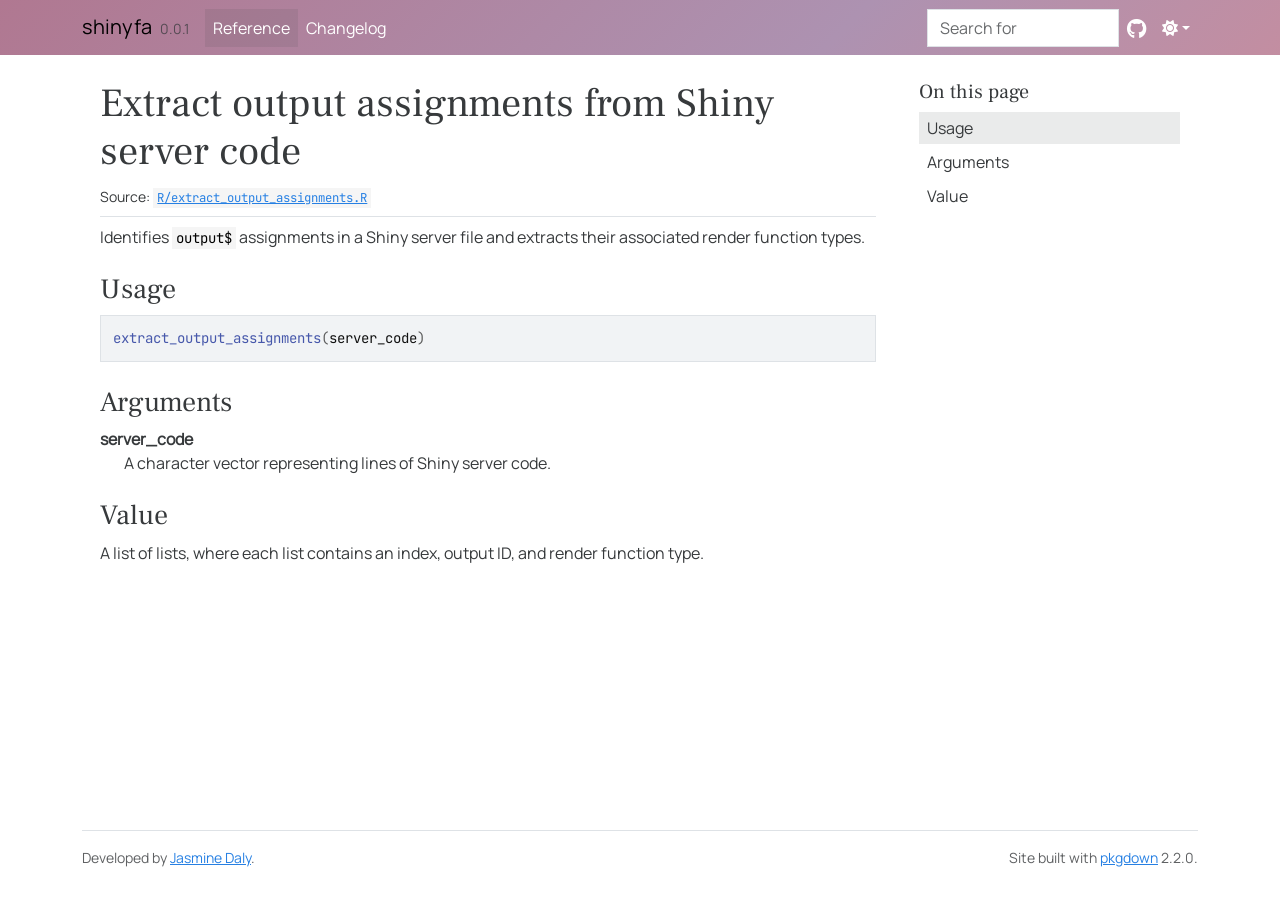
<file: reference/extract_output_assignments.html>
<!DOCTYPE html>
<!-- Generated by pkgdown: do not edit by hand --><html lang="en"><head><meta http-equiv="Content-Type" content="text/html; charset=UTF-8"><meta charset="utf-8"><meta http-equiv="X-UA-Compatible" content="IE=edge"><meta name="viewport" content="width=device-width, initial-scale=1, shrink-to-fit=no"><title>Extract output assignments from Shiny server code — extract_output_assignments • shinyfa</title><!-- favicons --><link rel="icon" type="image/png" sizes="96x96" href="../favicon-96x96.png"><link rel="icon" type="”image/svg+xml”" href="../favicon.svg"><link rel="apple-touch-icon" sizes="180x180" href="../apple-touch-icon.png"><link rel="icon" sizes="any" href="../favicon.ico"><link rel="manifest" href="../site.webmanifest"><script src="../lightswitch.js"></script><script src="../deps/jquery-3.6.0/jquery-3.6.0.min.js"></script><meta name="viewport" content="width=device-width, initial-scale=1, shrink-to-fit=no"><link href="../deps/bootstrap-5.3.1/bootstrap.min.css" rel="stylesheet"><script src="../deps/bootstrap-5.3.1/bootstrap.bundle.min.js"></script><link href="../deps/Manrope-0.4.10/font.css" rel="stylesheet"><link href="../deps/JetBrains_Mono-0.4.10/font.css" rel="stylesheet"><link href="../deps/Frank_Ruhl_Libre-0.4.10/font.css" rel="stylesheet"><link href="../deps/font-awesome-6.5.2/css/all.min.css" rel="stylesheet"><link href="../deps/font-awesome-6.5.2/css/v4-shims.min.css" rel="stylesheet"><script src="../deps/headroom-0.11.0/headroom.min.js"></script><script src="../deps/headroom-0.11.0/jQuery.headroom.min.js"></script><script src="../deps/bootstrap-toc-1.0.1/bootstrap-toc.min.js"></script><script src="../deps/clipboard.js-2.0.11/clipboard.min.js"></script><script src="../deps/search-1.0.0/autocomplete.jquery.min.js"></script><script src="../deps/search-1.0.0/fuse.min.js"></script><script src="../deps/search-1.0.0/mark.min.js"></script><!-- pkgdown --><script src="../pkgdown.js"></script><meta property="og:title" content="Extract output assignments from Shiny server code — extract_output_assignments"><meta name="description" content="Identifies output$ assignments in a Shiny server file and extracts
their associated render function types."><meta property="og:description" content="Identifies output$ assignments in a Shiny server file and extracts
their associated render function types."></head><body>
    <a href="#main" class="visually-hidden-focusable">Skip to contents</a>
    <style>
 .navbar {background: linear-gradient(-45deg, #F9B397, #D68A93, #AD92B1, #B07891); background-size: 200% 100%; animation: gradient 15s ease infinite;}
 @keyframes gradient { 0% { background-position: 0% 50%; } 50% { background-position: 100% 50%; } 100% { background-position: 0% 50%; }}
.navbar-nav .nav-link {color: white;}
</style><nav class="navbar navbar-expand-lg fixed-top " aria-label="Site navigation"><div class="container">

    <a class="navbar-brand me-2" href="../index.html">shinyfa</a>

    <small class="nav-text text-muted me-auto" data-bs-toggle="tooltip" data-bs-placement="bottom" title="">0.0.1</small>


    <button class="navbar-toggler" type="button" data-bs-toggle="collapse" data-bs-target="#navbar" aria-controls="navbar" aria-expanded="false" aria-label="Toggle navigation">
      <span class="navbar-toggler-icon"></span>
    </button>

    <div id="navbar" class="collapse navbar-collapse ms-3">
      <ul class="navbar-nav me-auto"><li class="active nav-item"><a class="nav-link" href="../reference/index.html">Reference</a></li>
<li class="nav-item"><a class="nav-link" href="../news/index.html">Changelog</a></li>
      </ul><ul class="navbar-nav"><li class="nav-item"><form class="form-inline" role="search">
 <input class="form-control" type="search" name="search-input" id="search-input" autocomplete="off" aria-label="Search site" placeholder="Search for" data-search-index="../search.json"></form></li>
<li class="nav-item"><a class="external-link nav-link" href="https://github.com/dalyanalytics/shinyfa/" aria-label="GitHub"><span class="fa fab fa-github fa-lg"></span></a></li>
<li class="nav-item dropdown">
  <button class="nav-link dropdown-toggle" type="button" id="dropdown-lightswitch" data-bs-toggle="dropdown" aria-expanded="false" aria-haspopup="true" aria-label="Light switch"><span class="fa fa-sun"></span></button>
  <ul class="dropdown-menu dropdown-menu-end" aria-labelledby="dropdown-lightswitch"><li><button class="dropdown-item" data-bs-theme-value="light"><span class="fa fa-sun"></span> Light</button></li>
    <li><button class="dropdown-item" data-bs-theme-value="dark"><span class="fa fa-moon"></span> Dark</button></li>
    <li><button class="dropdown-item" data-bs-theme-value="auto"><span class="fa fa-adjust"></span> Auto</button></li>
  </ul></li>
      </ul></div>


  </div>
</nav><div class="container template-reference-topic">
<div class="row">
  <main id="main" class="col-md-9"><div class="page-header">

      <h1>Extract output assignments from Shiny server code</h1>
      <small class="dont-index">Source: <a href="https://github.com/dalyanalytics/shinyfa/blob/main/R/extract_output_assignments.R" class="external-link"><code>R/extract_output_assignments.R</code></a></small>
      <div class="d-none name"><code>extract_output_assignments.Rd</code></div>
    </div>

    <div class="ref-description section level2">
    <p>Identifies <code>output$</code> assignments in a Shiny server file and extracts
their associated render function types.</p>
    </div>

    <div class="section level2">
    <h2 id="ref-usage">Usage<a class="anchor" aria-label="anchor" href="#ref-usage"></a></h2>
    <div class="sourceCode"><pre class="sourceCode r"><code><span><span class="fu">extract_output_assignments</span><span class="op">(</span><span class="va">server_code</span><span class="op">)</span></span></code></pre></div>
    </div>

    <div class="section level2">
    <h2 id="arguments">Arguments<a class="anchor" aria-label="anchor" href="#arguments"></a></h2>


<dl><dt id="arg-server-code">server_code<a class="anchor" aria-label="anchor" href="#arg-server-code"></a></dt>
<dd><p>A character vector representing lines of Shiny server code.</p></dd>

</dl></div>
    <div class="section level2">
    <h2 id="value">Value<a class="anchor" aria-label="anchor" href="#value"></a></h2>
    <p>A list of lists, where each list contains an index, output ID, and render function type.</p>
    </div>

  </main><aside class="col-md-3"><nav id="toc" aria-label="Table of contents"><h2>On this page</h2>
    </nav></aside></div>


    <footer><div class="pkgdown-footer-left">
  <p>Developed by <a href="https://www.dalyanalytics.com/" class="external-link">Jasmine Daly</a>.</p>
</div>

<div class="pkgdown-footer-right">
  <p>Site built with <a href="https://pkgdown.r-lib.org/" class="external-link">pkgdown</a> 2.2.0.</p>
</div>

    </footer></div>





  </body></html>
</file>
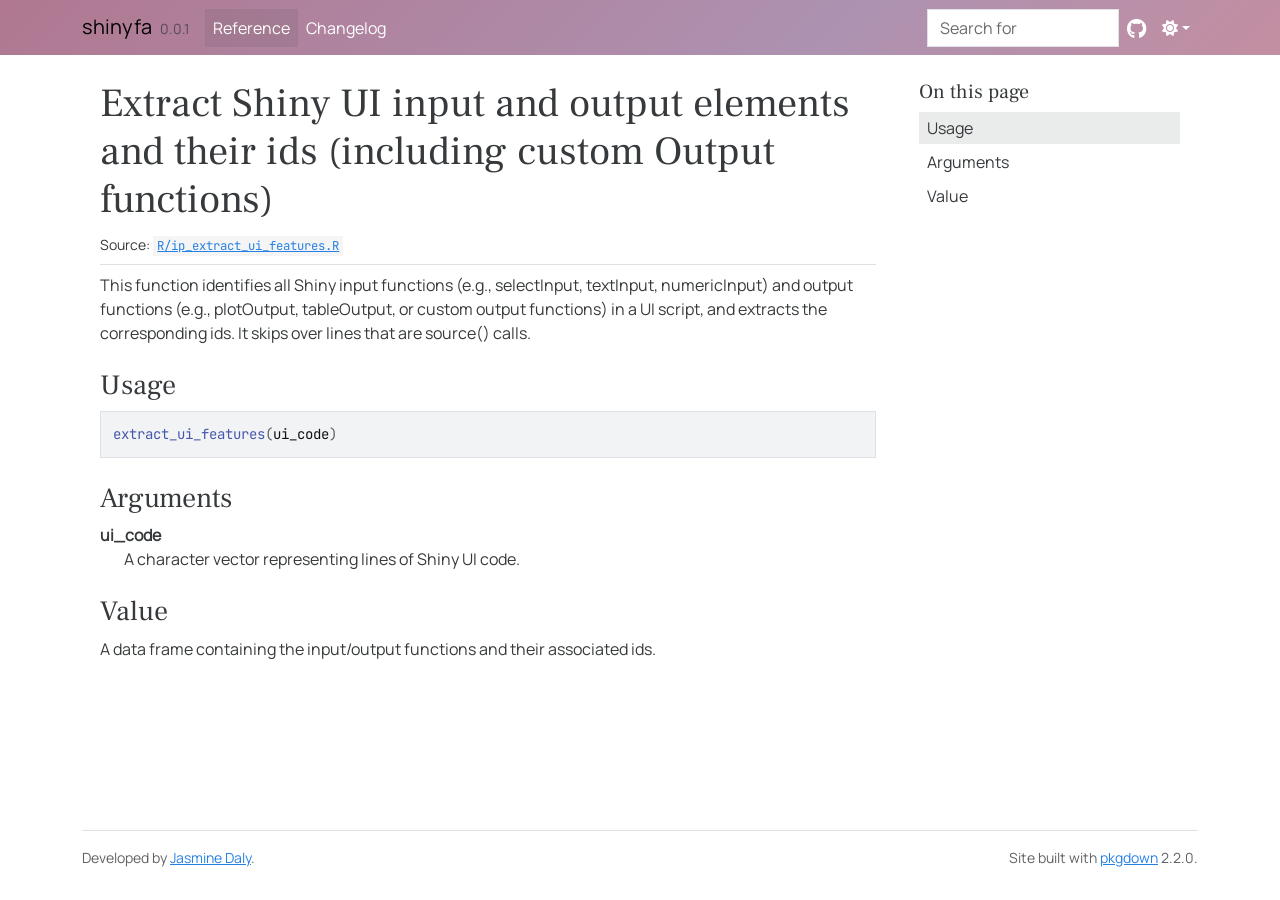
<file: reference/extract_ui_features.html>
<!DOCTYPE html>
<!-- Generated by pkgdown: do not edit by hand --><html lang="en"><head><meta http-equiv="Content-Type" content="text/html; charset=UTF-8"><meta charset="utf-8"><meta http-equiv="X-UA-Compatible" content="IE=edge"><meta name="viewport" content="width=device-width, initial-scale=1, shrink-to-fit=no"><title>Extract Shiny UI input and output elements and their ids (including custom Output functions) — extract_ui_features • shinyfa</title><!-- favicons --><link rel="icon" type="image/png" sizes="96x96" href="../favicon-96x96.png"><link rel="icon" type="”image/svg+xml”" href="../favicon.svg"><link rel="apple-touch-icon" sizes="180x180" href="../apple-touch-icon.png"><link rel="icon" sizes="any" href="../favicon.ico"><link rel="manifest" href="../site.webmanifest"><script src="../lightswitch.js"></script><script src="../deps/jquery-3.6.0/jquery-3.6.0.min.js"></script><meta name="viewport" content="width=device-width, initial-scale=1, shrink-to-fit=no"><link href="../deps/bootstrap-5.3.1/bootstrap.min.css" rel="stylesheet"><script src="../deps/bootstrap-5.3.1/bootstrap.bundle.min.js"></script><link href="../deps/Manrope-0.4.10/font.css" rel="stylesheet"><link href="../deps/JetBrains_Mono-0.4.10/font.css" rel="stylesheet"><link href="../deps/Frank_Ruhl_Libre-0.4.10/font.css" rel="stylesheet"><link href="../deps/font-awesome-6.5.2/css/all.min.css" rel="stylesheet"><link href="../deps/font-awesome-6.5.2/css/v4-shims.min.css" rel="stylesheet"><script src="../deps/headroom-0.11.0/headroom.min.js"></script><script src="../deps/headroom-0.11.0/jQuery.headroom.min.js"></script><script src="../deps/bootstrap-toc-1.0.1/bootstrap-toc.min.js"></script><script src="../deps/clipboard.js-2.0.11/clipboard.min.js"></script><script src="../deps/search-1.0.0/autocomplete.jquery.min.js"></script><script src="../deps/search-1.0.0/fuse.min.js"></script><script src="../deps/search-1.0.0/mark.min.js"></script><!-- pkgdown --><script src="../pkgdown.js"></script><meta property="og:title" content="Extract Shiny UI input and output elements and their ids (including custom Output functions) — extract_ui_features"><meta name="description" content="This function identifies all Shiny input functions (e.g., selectInput, textInput, numericInput) and output functions
(e.g., plotOutput, tableOutput, or custom output functions) in a UI script, and extracts the corresponding ids. It skips over lines that are source() calls."><meta property="og:description" content="This function identifies all Shiny input functions (e.g., selectInput, textInput, numericInput) and output functions
(e.g., plotOutput, tableOutput, or custom output functions) in a UI script, and extracts the corresponding ids. It skips over lines that are source() calls."></head><body>
    <a href="#main" class="visually-hidden-focusable">Skip to contents</a>
    <style>
 .navbar {background: linear-gradient(-45deg, #F9B397, #D68A93, #AD92B1, #B07891); background-size: 200% 100%; animation: gradient 15s ease infinite;}
 @keyframes gradient { 0% { background-position: 0% 50%; } 50% { background-position: 100% 50%; } 100% { background-position: 0% 50%; }}
.navbar-nav .nav-link {color: white;}
</style><nav class="navbar navbar-expand-lg fixed-top " aria-label="Site navigation"><div class="container">

    <a class="navbar-brand me-2" href="../index.html">shinyfa</a>

    <small class="nav-text text-muted me-auto" data-bs-toggle="tooltip" data-bs-placement="bottom" title="">0.0.1</small>


    <button class="navbar-toggler" type="button" data-bs-toggle="collapse" data-bs-target="#navbar" aria-controls="navbar" aria-expanded="false" aria-label="Toggle navigation">
      <span class="navbar-toggler-icon"></span>
    </button>

    <div id="navbar" class="collapse navbar-collapse ms-3">
      <ul class="navbar-nav me-auto"><li class="active nav-item"><a class="nav-link" href="../reference/index.html">Reference</a></li>
<li class="nav-item"><a class="nav-link" href="../news/index.html">Changelog</a></li>
      </ul><ul class="navbar-nav"><li class="nav-item"><form class="form-inline" role="search">
 <input class="form-control" type="search" name="search-input" id="search-input" autocomplete="off" aria-label="Search site" placeholder="Search for" data-search-index="../search.json"></form></li>
<li class="nav-item"><a class="external-link nav-link" href="https://github.com/dalyanalytics/shinyfa/" aria-label="GitHub"><span class="fa fab fa-github fa-lg"></span></a></li>
<li class="nav-item dropdown">
  <button class="nav-link dropdown-toggle" type="button" id="dropdown-lightswitch" data-bs-toggle="dropdown" aria-expanded="false" aria-haspopup="true" aria-label="Light switch"><span class="fa fa-sun"></span></button>
  <ul class="dropdown-menu dropdown-menu-end" aria-labelledby="dropdown-lightswitch"><li><button class="dropdown-item" data-bs-theme-value="light"><span class="fa fa-sun"></span> Light</button></li>
    <li><button class="dropdown-item" data-bs-theme-value="dark"><span class="fa fa-moon"></span> Dark</button></li>
    <li><button class="dropdown-item" data-bs-theme-value="auto"><span class="fa fa-adjust"></span> Auto</button></li>
  </ul></li>
      </ul></div>


  </div>
</nav><div class="container template-reference-topic">
<div class="row">
  <main id="main" class="col-md-9"><div class="page-header">

      <h1>Extract Shiny UI input and output elements and their ids (including custom Output functions)</h1>
      <small class="dont-index">Source: <a href="https://github.com/dalyanalytics/shinyfa/blob/main/R/ip_extract_ui_features.R" class="external-link"><code>R/ip_extract_ui_features.R</code></a></small>
      <div class="d-none name"><code>extract_ui_features.Rd</code></div>
    </div>

    <div class="ref-description section level2">
    <p>This function identifies all Shiny input functions (e.g., selectInput, textInput, numericInput) and output functions
(e.g., plotOutput, tableOutput, or custom output functions) in a UI script, and extracts the corresponding ids. It skips over lines that are source() calls.</p>
    </div>

    <div class="section level2">
    <h2 id="ref-usage">Usage<a class="anchor" aria-label="anchor" href="#ref-usage"></a></h2>
    <div class="sourceCode"><pre class="sourceCode r"><code><span><span class="fu">extract_ui_features</span><span class="op">(</span><span class="va">ui_code</span><span class="op">)</span></span></code></pre></div>
    </div>

    <div class="section level2">
    <h2 id="arguments">Arguments<a class="anchor" aria-label="anchor" href="#arguments"></a></h2>


<dl><dt id="arg-ui-code">ui_code<a class="anchor" aria-label="anchor" href="#arg-ui-code"></a></dt>
<dd><p>A character vector representing lines of Shiny UI code.</p></dd>

</dl></div>
    <div class="section level2">
    <h2 id="value">Value<a class="anchor" aria-label="anchor" href="#value"></a></h2>
    <p>A data frame containing the input/output functions and their associated ids.</p>
    </div>

  </main><aside class="col-md-3"><nav id="toc" aria-label="Table of contents"><h2>On this page</h2>
    </nav></aside></div>


    <footer><div class="pkgdown-footer-left">
  <p>Developed by <a href="https://www.dalyanalytics.com/" class="external-link">Jasmine Daly</a>.</p>
</div>

<div class="pkgdown-footer-right">
  <p>Site built with <a href="https://pkgdown.r-lib.org/" class="external-link">pkgdown</a> 2.2.0.</p>
</div>

    </footer></div>





  </body></html>
</file>
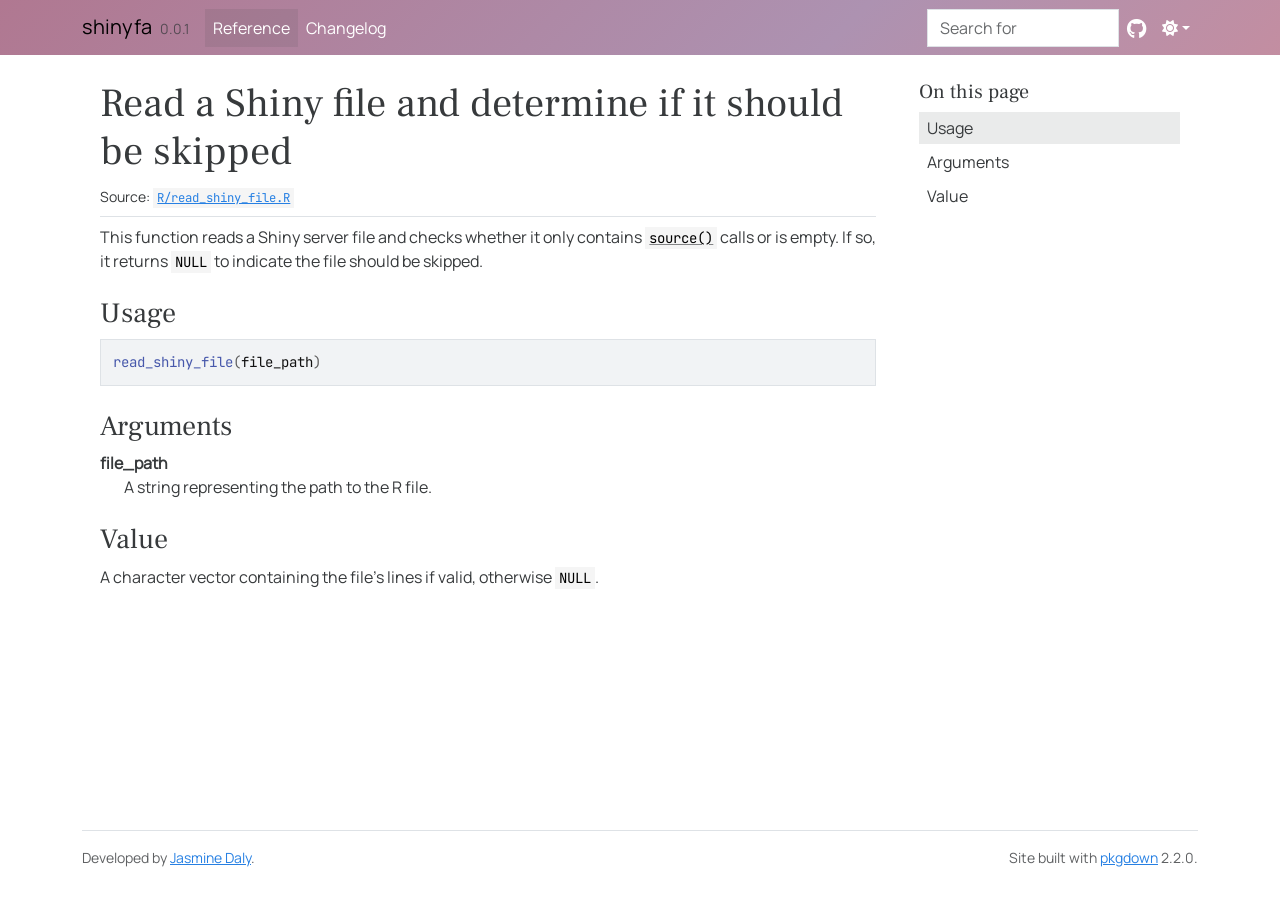
<file: reference/read_shiny_file.html>
<!DOCTYPE html>
<!-- Generated by pkgdown: do not edit by hand --><html lang="en"><head><meta http-equiv="Content-Type" content="text/html; charset=UTF-8"><meta charset="utf-8"><meta http-equiv="X-UA-Compatible" content="IE=edge"><meta name="viewport" content="width=device-width, initial-scale=1, shrink-to-fit=no"><title>Read a Shiny file and determine if it should be skipped — read_shiny_file • shinyfa</title><!-- favicons --><link rel="icon" type="image/png" sizes="96x96" href="../favicon-96x96.png"><link rel="icon" type="”image/svg+xml”" href="../favicon.svg"><link rel="apple-touch-icon" sizes="180x180" href="../apple-touch-icon.png"><link rel="icon" sizes="any" href="../favicon.ico"><link rel="manifest" href="../site.webmanifest"><script src="../lightswitch.js"></script><script src="../deps/jquery-3.6.0/jquery-3.6.0.min.js"></script><meta name="viewport" content="width=device-width, initial-scale=1, shrink-to-fit=no"><link href="../deps/bootstrap-5.3.1/bootstrap.min.css" rel="stylesheet"><script src="../deps/bootstrap-5.3.1/bootstrap.bundle.min.js"></script><link href="../deps/Manrope-0.4.10/font.css" rel="stylesheet"><link href="../deps/JetBrains_Mono-0.4.10/font.css" rel="stylesheet"><link href="../deps/Frank_Ruhl_Libre-0.4.10/font.css" rel="stylesheet"><link href="../deps/font-awesome-6.5.2/css/all.min.css" rel="stylesheet"><link href="../deps/font-awesome-6.5.2/css/v4-shims.min.css" rel="stylesheet"><script src="../deps/headroom-0.11.0/headroom.min.js"></script><script src="../deps/headroom-0.11.0/jQuery.headroom.min.js"></script><script src="../deps/bootstrap-toc-1.0.1/bootstrap-toc.min.js"></script><script src="../deps/clipboard.js-2.0.11/clipboard.min.js"></script><script src="../deps/search-1.0.0/autocomplete.jquery.min.js"></script><script src="../deps/search-1.0.0/fuse.min.js"></script><script src="../deps/search-1.0.0/mark.min.js"></script><!-- pkgdown --><script src="../pkgdown.js"></script><meta property="og:title" content="Read a Shiny file and determine if it should be skipped — read_shiny_file"><meta name="description" content="This function reads a Shiny server file and checks whether it only contains
source() calls or is empty. If so, it returns NULL to indicate the file should be skipped."><meta property="og:description" content="This function reads a Shiny server file and checks whether it only contains
source() calls or is empty. If so, it returns NULL to indicate the file should be skipped."></head><body>
    <a href="#main" class="visually-hidden-focusable">Skip to contents</a>
    <style>
 .navbar {background: linear-gradient(-45deg, #F9B397, #D68A93, #AD92B1, #B07891); background-size: 200% 100%; animation: gradient 15s ease infinite;}
 @keyframes gradient { 0% { background-position: 0% 50%; } 50% { background-position: 100% 50%; } 100% { background-position: 0% 50%; }}
.navbar-nav .nav-link {color: white;}
</style><nav class="navbar navbar-expand-lg fixed-top " aria-label="Site navigation"><div class="container">

    <a class="navbar-brand me-2" href="../index.html">shinyfa</a>

    <small class="nav-text text-muted me-auto" data-bs-toggle="tooltip" data-bs-placement="bottom" title="">0.0.1</small>


    <button class="navbar-toggler" type="button" data-bs-toggle="collapse" data-bs-target="#navbar" aria-controls="navbar" aria-expanded="false" aria-label="Toggle navigation">
      <span class="navbar-toggler-icon"></span>
    </button>

    <div id="navbar" class="collapse navbar-collapse ms-3">
      <ul class="navbar-nav me-auto"><li class="active nav-item"><a class="nav-link" href="../reference/index.html">Reference</a></li>
<li class="nav-item"><a class="nav-link" href="../news/index.html">Changelog</a></li>
      </ul><ul class="navbar-nav"><li class="nav-item"><form class="form-inline" role="search">
 <input class="form-control" type="search" name="search-input" id="search-input" autocomplete="off" aria-label="Search site" placeholder="Search for" data-search-index="../search.json"></form></li>
<li class="nav-item"><a class="external-link nav-link" href="https://github.com/dalyanalytics/shinyfa/" aria-label="GitHub"><span class="fa fab fa-github fa-lg"></span></a></li>
<li class="nav-item dropdown">
  <button class="nav-link dropdown-toggle" type="button" id="dropdown-lightswitch" data-bs-toggle="dropdown" aria-expanded="false" aria-haspopup="true" aria-label="Light switch"><span class="fa fa-sun"></span></button>
  <ul class="dropdown-menu dropdown-menu-end" aria-labelledby="dropdown-lightswitch"><li><button class="dropdown-item" data-bs-theme-value="light"><span class="fa fa-sun"></span> Light</button></li>
    <li><button class="dropdown-item" data-bs-theme-value="dark"><span class="fa fa-moon"></span> Dark</button></li>
    <li><button class="dropdown-item" data-bs-theme-value="auto"><span class="fa fa-adjust"></span> Auto</button></li>
  </ul></li>
      </ul></div>


  </div>
</nav><div class="container template-reference-topic">
<div class="row">
  <main id="main" class="col-md-9"><div class="page-header">

      <h1>Read a Shiny file and determine if it should be skipped</h1>
      <small class="dont-index">Source: <a href="https://github.com/dalyanalytics/shinyfa/blob/main/R/read_shiny_file.R" class="external-link"><code>R/read_shiny_file.R</code></a></small>
      <div class="d-none name"><code>read_shiny_file.Rd</code></div>
    </div>

    <div class="ref-description section level2">
    <p>This function reads a Shiny server file and checks whether it only contains
<code><a href="https://rdrr.io/r/base/source.html" class="external-link">source()</a></code> calls or is empty. If so, it returns <code>NULL</code> to indicate the file should be skipped.</p>
    </div>

    <div class="section level2">
    <h2 id="ref-usage">Usage<a class="anchor" aria-label="anchor" href="#ref-usage"></a></h2>
    <div class="sourceCode"><pre class="sourceCode r"><code><span><span class="fu">read_shiny_file</span><span class="op">(</span><span class="va">file_path</span><span class="op">)</span></span></code></pre></div>
    </div>

    <div class="section level2">
    <h2 id="arguments">Arguments<a class="anchor" aria-label="anchor" href="#arguments"></a></h2>


<dl><dt id="arg-file-path">file_path<a class="anchor" aria-label="anchor" href="#arg-file-path"></a></dt>
<dd><p>A string representing the path to the R file.</p></dd>

</dl></div>
    <div class="section level2">
    <h2 id="value">Value<a class="anchor" aria-label="anchor" href="#value"></a></h2>
    <p>A character vector containing the file's lines if valid, otherwise <code>NULL</code>.</p>
    </div>

  </main><aside class="col-md-3"><nav id="toc" aria-label="Table of contents"><h2>On this page</h2>
    </nav></aside></div>


    <footer><div class="pkgdown-footer-left">
  <p>Developed by <a href="https://www.dalyanalytics.com/" class="external-link">Jasmine Daly</a>.</p>
</div>

<div class="pkgdown-footer-right">
  <p>Site built with <a href="https://pkgdown.r-lib.org/" class="external-link">pkgdown</a> 2.2.0.</p>
</div>

    </footer></div>





  </body></html>
</file>
<file: deps/Manrope-0.4.10/font.css>
/* cyrillic-ext */
@font-face {
  font-family: 'Manrope';
  font-style: normal;
  font-weight: 400;
  font-display: swap;
  src: url(xn7_YHE41ni1AdIRqAuZuw1Bx9mbZk79FN_P-bnBeA.woff2) format('woff2');
  unicode-range: U+0460-052F, U+1C80-1C8A, U+20B4, U+2DE0-2DFF, U+A640-A69F, U+FE2E-FE2F;
}
/* cyrillic */
@font-face {
  font-family: 'Manrope';
  font-style: normal;
  font-weight: 400;
  font-display: swap;
  src: url(xn7_YHE41ni1AdIRqAuZuw1Bx9mbZk79FN_G-bnBeA.woff2) format('woff2');
  unicode-range: U+0301, U+0400-045F, U+0490-0491, U+04B0-04B1, U+2116;
}
/* greek */
@font-face {
  font-family: 'Manrope';
  font-style: normal;
  font-weight: 400;
  font-display: swap;
  src: url(xn7_YHE41ni1AdIRqAuZuw1Bx9mbZk79FN_B-bnBeA.woff2) format('woff2');
  unicode-range: U+0370-0377, U+037A-037F, U+0384-038A, U+038C, U+038E-03A1, U+03A3-03FF;
}
/* vietnamese */
@font-face {
  font-family: 'Manrope';
  font-style: normal;
  font-weight: 400;
  font-display: swap;
  src: url(xn7_YHE41ni1AdIRqAuZuw1Bx9mbZk79FN_N-bnBeA.woff2) format('woff2');
  unicode-range: U+0102-0103, U+0110-0111, U+0128-0129, U+0168-0169, U+01A0-01A1, U+01AF-01B0, U+0300-0301, U+0303-0304, U+0308-0309, U+0323, U+0329, U+1EA0-1EF9, U+20AB;
}
/* latin-ext */
@font-face {
  font-family: 'Manrope';
  font-style: normal;
  font-weight: 400;
  font-display: swap;
  src: url(xn7_YHE41ni1AdIRqAuZuw1Bx9mbZk79FN_M-bnBeA.woff2) format('woff2');
  unicode-range: U+0100-02BA, U+02BD-02C5, U+02C7-02CC, U+02CE-02D7, U+02DD-02FF, U+0304, U+0308, U+0329, U+1D00-1DBF, U+1E00-1E9F, U+1EF2-1EFF, U+2020, U+20A0-20AB, U+20AD-20C0, U+2113, U+2C60-2C7F, U+A720-A7FF;
}
/* latin */
@font-face {
  font-family: 'Manrope';
  font-style: normal;
  font-weight: 400;
  font-display: swap;
  src: url(xn7_YHE41ni1AdIRqAuZuw1Bx9mbZk79FN_C-bk.woff2) format('woff2');
  unicode-range: U+0000-00FF, U+0131, U+0152-0153, U+02BB-02BC, U+02C6, U+02DA, U+02DC, U+0304, U+0308, U+0329, U+2000-206F, U+20AC, U+2122, U+2191, U+2193, U+2212, U+2215, U+FEFF, U+FFFD;
}
</file>
<file: deps/JetBrains_Mono-0.4.10/font.css>
/* cyrillic-ext */
@font-face {
  font-family: 'JetBrains Mono';
  font-style: normal;
  font-weight: 400;
  font-display: swap;
  src: url(tDbY2o-flEEny0FZhsfKu5WU4zr3E_BX0PnT8RD8yKxTN1OVgaY.woff2) format('woff2');
  unicode-range: U+0460-052F, U+1C80-1C8A, U+20B4, U+2DE0-2DFF, U+A640-A69F, U+FE2E-FE2F;
}
/* cyrillic */
@font-face {
  font-family: 'JetBrains Mono';
  font-style: normal;
  font-weight: 400;
  font-display: swap;
  src: url(tDbY2o-flEEny0FZhsfKu5WU4zr3E_BX0PnT8RD8yKxTPlOVgaY.woff2) format('woff2');
  unicode-range: U+0301, U+0400-045F, U+0490-0491, U+04B0-04B1, U+2116;
}
/* greek */
@font-face {
  font-family: 'JetBrains Mono';
  font-style: normal;
  font-weight: 400;
  font-display: swap;
  src: url(tDbY2o-flEEny0FZhsfKu5WU4zr3E_BX0PnT8RD8yKxTOVOVgaY.woff2) format('woff2');
  unicode-range: U+0370-0377, U+037A-037F, U+0384-038A, U+038C, U+038E-03A1, U+03A3-03FF;
}
/* vietnamese */
@font-face {
  font-family: 'JetBrains Mono';
  font-style: normal;
  font-weight: 400;
  font-display: swap;
  src: url(tDbY2o-flEEny0FZhsfKu5WU4zr3E_BX0PnT8RD8yKxTNVOVgaY.woff2) format('woff2');
  unicode-range: U+0102-0103, U+0110-0111, U+0128-0129, U+0168-0169, U+01A0-01A1, U+01AF-01B0, U+0300-0301, U+0303-0304, U+0308-0309, U+0323, U+0329, U+1EA0-1EF9, U+20AB;
}
/* latin-ext */
@font-face {
  font-family: 'JetBrains Mono';
  font-style: normal;
  font-weight: 400;
  font-display: swap;
  src: url(tDbY2o-flEEny0FZhsfKu5WU4zr3E_BX0PnT8RD8yKxTNFOVgaY.woff2) format('woff2');
  unicode-range: U+0100-02BA, U+02BD-02C5, U+02C7-02CC, U+02CE-02D7, U+02DD-02FF, U+0304, U+0308, U+0329, U+1D00-1DBF, U+1E00-1E9F, U+1EF2-1EFF, U+2020, U+20A0-20AB, U+20AD-20C0, U+2113, U+2C60-2C7F, U+A720-A7FF;
}
/* latin */
@font-face {
  font-family: 'JetBrains Mono';
  font-style: normal;
  font-weight: 400;
  font-display: swap;
  src: url(tDbY2o-flEEny0FZhsfKu5WU4zr3E_BX0PnT8RD8yKxTOlOV.woff2) format('woff2');
  unicode-range: U+0000-00FF, U+0131, U+0152-0153, U+02BB-02BC, U+02C6, U+02DA, U+02DC, U+0304, U+0308, U+0329, U+2000-206F, U+20AC, U+2122, U+2191, U+2193, U+2212, U+2215, U+FEFF, U+FFFD;
}
</file>
<file: deps/Frank_Ruhl_Libre-0.4.10/font.css>
/* hebrew */
@font-face {
  font-family: 'Frank Ruhl Libre';
  font-style: normal;
  font-weight: 400;
  font-display: swap;
  src: url(j8_96_fAw7jrcalD7oKYNX0QfAnPcbzNEEB7OoicBw7FYWqVNRVGEQ.woff2) format('woff2');
  unicode-range: U+0307-0308, U+0590-05FF, U+200C-2010, U+20AA, U+25CC, U+FB1D-FB4F;
}
/* latin-ext */
@font-face {
  font-family: 'Frank Ruhl Libre';
  font-style: normal;
  font-weight: 400;
  font-display: swap;
  src: url(j8_96_fAw7jrcalD7oKYNX0QfAnPcbzNEEB7OoicBw7FYWqZNRVGEQ.woff2) format('woff2');
  unicode-range: U+0100-02BA, U+02BD-02C5, U+02C7-02CC, U+02CE-02D7, U+02DD-02FF, U+0304, U+0308, U+0329, U+1D00-1DBF, U+1E00-1E9F, U+1EF2-1EFF, U+2020, U+20A0-20AB, U+20AD-20C0, U+2113, U+2C60-2C7F, U+A720-A7FF;
}
/* latin */
@font-face {
  font-family: 'Frank Ruhl Libre';
  font-style: normal;
  font-weight: 400;
  font-display: swap;
  src: url(j8_96_fAw7jrcalD7oKYNX0QfAnPcbzNEEB7OoicBw7FYWqXNRU.woff2) format('woff2');
  unicode-range: U+0000-00FF, U+0131, U+0152-0153, U+02BB-02BC, U+02C6, U+02DA, U+02DC, U+0304, U+0308, U+0329, U+2000-206F, U+20AC, U+2122, U+2191, U+2193, U+2212, U+2215, U+FEFF, U+FFFD;
}
</file>
<file: deps/font-awesome-6.5.2/css/v4-shims.min.css>
/*!
 * Font Awesome Free 6.5.2 by @fontawesome - https://fontawesome.com
 * License - https://fontawesome.com/license/free (Icons: CC BY 4.0, Fonts: SIL OFL 1.1, Code: MIT License)
 * Copyright 2024 Fonticons, Inc.
 */
.fa.fa-glass:before{content:"\f000"}.fa.fa-envelope-o{font-family:"Font Awesome 6 Free";font-weight:400}.fa.fa-envelope-o:before{content:"\f0e0"}.fa.fa-star-o{font-family:"Font Awesome 6 Free";font-weight:400}.fa.fa-star-o:before{content:"\f005"}.fa.fa-close:before,.fa.fa-remove:before{content:"\f00d"}.fa.fa-gear:before{content:"\f013"}.fa.fa-trash-o{font-family:"Font Awesome 6 Free";font-weight:400}.fa.fa-trash-o:before{content:"\f2ed"}.fa.fa-home:before{content:"\f015"}.fa.fa-file-o{font-family:"Font Awesome 6 Free";font-weight:400}.fa.fa-file-o:before{content:"\f15b"}.fa.fa-clock-o{font-family:"Font Awesome 6 Free";font-weight:400}.fa.fa-clock-o:before{content:"\f017"}.fa.fa-arrow-circle-o-down{font-family:"Font Awesome 6 Free";font-weight:400}.fa.fa-arrow-circle-o-down:before{content:"\f358"}.fa.fa-arrow-circle-o-up{font-family:"Font Awesome 6 Free";font-weight:400}.fa.fa-arrow-circle-o-up:before{content:"\f35b"}.fa.fa-play-circle-o{font-family:"Font Awesome 6 Free";font-weight:400}.fa.fa-play-circle-o:before{content:"\f144"}.fa.fa-repeat:before,.fa.fa-rotate-right:before{content:"\f01e"}.fa.fa-refresh:before{content:"\f021"}.fa.fa-list-alt{font-family:"Font Awesome 6 Free";font-weight:400}.fa.fa-list-alt:before{content:"\f022"}.fa.fa-dedent:before{content:"\f03b"}.fa.fa-video-camera:before{content:"\f03d"}.fa.fa-picture-o{font-family:"Font Awesome 6 Free";font-weight:400}.fa.fa-picture-o:before{content:"\f03e"}.fa.fa-photo{font-family:"Font Awesome 6 Free";font-weight:400}.fa.fa-photo:before{content:"\f03e"}.fa.fa-image{font-family:"Font Awesome 6 Free";font-weight:400}.fa.fa-image:before{content:"\f03e"}.fa.fa-map-marker:before{content:"\f3c5"}.fa.fa-pencil-square-o{font-family:"Font Awesome 6 Free";font-weight:400}.fa.fa-pencil-square-o:before{content:"\f044"}.fa.fa-edit{font-family:"Font Awesome 6 Free";font-weight:400}.fa.fa-edit:before{content:"\f044"}.fa.fa-share-square-o:before{content:"\f14d"}.fa.fa-check-square-o{font-family:"Font Awesome 6 Free";font-weight:400}.fa.fa-check-square-o:before{content:"\f14a"}.fa.fa-arrows:before{content:"\f0b2"}.fa.fa-times-circle-o{font-family:"Font Awesome 6 Free";font-weight:400}.fa.fa-times-circle-o:before{content:"\f057"}.fa.fa-check-circle-o{font-family:"Font Awesome 6 Free";font-weight:400}.fa.fa-check-circle-o:before{content:"\f058"}.fa.fa-mail-forward:before{content:"\f064"}.fa.fa-expand:before{content:"\f424"}.fa.fa-compress:before{content:"\f422"}.fa.fa-eye,.fa.fa-eye-slash{font-family:"Font Awesome 6 Free";font-weight:400}.fa.fa-warning:before{content:"\f071"}.fa.fa-calendar:before{content:"\f073"}.fa.fa-arrows-v:before{content:"\f338"}.fa.fa-arrows-h:before{content:"\f337"}.fa.fa-bar-chart-o:before,.fa.fa-bar-chart:before{content:"\e0e3"}.fa.fa-twitter-square{font-family:"Font Awesome 6 Brands";font-weight:400}.fa.fa-twitter-square:before{content:"\f081"}.fa.fa-facebook-square{font-family:"Font Awesome 6 Brands";font-weight:400}.fa.fa-facebook-square:before{content:"\f082"}.fa.fa-gears:before{content:"\f085"}.fa.fa-thumbs-o-up{font-family:"Font Awesome 6 Free";font-weight:400}.fa.fa-thumbs-o-up:before{content:"\f164"}.fa.fa-thumbs-o-down{font-family:"Font Awesome 6 Free";font-weight:400}.fa.fa-thumbs-o-down:before{content:"\f165"}.fa.fa-heart-o{font-family:"Font Awesome 6 Free";font-weight:400}.fa.fa-heart-o:before{content:"\f004"}.fa.fa-sign-out:before{content:"\f2f5"}.fa.fa-linkedin-square{font-family:"Font Awesome 6 Brands";font-weight:400}.fa.fa-linkedin-square:before{content:"\f08c"}.fa.fa-thumb-tack:before{content:"\f08d"}.fa.fa-external-link:before{content:"\f35d"}.fa.fa-sign-in:before{content:"\f2f6"}.fa.fa-github-square{font-family:"Font Awesome 6 Brands";font-weight:400}.fa.fa-github-square:before{content:"\f092"}.fa.fa-lemon-o{font-family:"Font Awesome 6 Free";font-weight:400}.fa.fa-lemon-o:before{content:"\f094"}.fa.fa-square-o{font-family:"Font Awesome 6 Free";font-weight:400}.fa.fa-square-o:before{content:"\f0c8"}.fa.fa-bookmark-o{font-family:"Font Awesome 6 Free";font-weight:400}.fa.fa-bookmark-o:before{content:"\f02e"}.fa.fa-facebook,.fa.fa-twitter{font-family:"Font Awesome 6 Brands";font-weight:400}.fa.fa-facebook:before{content:"\f39e"}.fa.fa-facebook-f{font-family:"Font Awesome 6 Brands";font-weight:400}.fa.fa-facebook-f:before{content:"\f39e"}.fa.fa-github{font-family:"Font Awesome 6 Brands";font-weight:400}.fa.fa-credit-card{font-family:"Font Awesome 6 Free";font-weight:400}.fa.fa-feed:before{content:"\f09e"}.fa.fa-hdd-o{font-family:"Font Awesome 6 Free";font-weight:400}.fa.fa-hdd-o:before{content:"\f0a0"}.fa.fa-hand-o-right{font-family:"Font Awesome 6 Free";font-weight:400}.fa.fa-hand-o-right:before{content:"\f0a4"}.fa.fa-hand-o-left{font-family:"Font Awesome 6 Free";font-weight:400}.fa.fa-hand-o-left:before{content:"\f0a5"}.fa.fa-hand-o-up{font-family:"Font Awesome 6 Free";font-weight:400}.fa.fa-hand-o-up:before{content:"\f0a6"}.fa.fa-hand-o-down{font-family:"Font Awesome 6 Free";font-weight:400}.fa.fa-hand-o-down:before{content:"\f0a7"}.fa.fa-globe:before{content:"\f57d"}.fa.fa-tasks:before{content:"\f828"}.fa.fa-arrows-alt:before{content:"\f31e"}.fa.fa-group:before{content:"\f0c0"}.fa.fa-chain:before{content:"\f0c1"}.fa.fa-cut:before{content:"\f0c4"}.fa.fa-files-o{font-family:"Font Awesome 6 Free";font-weight:400}.fa.fa-files-o:before{content:"\f0c5"}.fa.fa-floppy-o{font-family:"Font Awesome 6 Free";font-weight:400}.fa.fa-floppy-o:before{content:"\f0c7"}.fa.fa-save{font-family:"Font Awesome 6 Free";font-weight:400}.fa.fa-save:before{content:"\f0c7"}.fa.fa-navicon:before,.fa.fa-reorder:before{content:"\f0c9"}.fa.fa-magic:before{content:"\e2ca"}.fa.fa-pinterest,.fa.fa-pinterest-square{font-family:"Font Awesome 6 Brands";font-weight:400}.fa.fa-pinterest-square:before{content:"\f0d3"}.fa.fa-google-plus-square{font-family:"Font Awesome 6 Brands";font-weight:400}.fa.fa-google-plus-square:before{content:"\f0d4"}.fa.fa-google-plus{font-family:"Font Awesome 6 Brands";font-weight:400}.fa.fa-google-plus:before{content:"\f0d5"}.fa.fa-money:before{content:"\f3d1"}.fa.fa-unsorted:before{content:"\f0dc"}.fa.fa-sort-desc:before{content:"\f0dd"}.fa.fa-sort-asc:before{content:"\f0de"}.fa.fa-linkedin{font-family:"Font Awesome 6 Brands";font-weight:400}.fa.fa-linkedin:before{content:"\f0e1"}.fa.fa-rotate-left:before{content:"\f0e2"}.fa.fa-legal:before{content:"\f0e3"}.fa.fa-dashboard:before,.fa.fa-tachometer:before{content:"\f625"}.fa.fa-comment-o{font-family:"Font Awesome 6 Free";font-weight:400}.fa.fa-comment-o:before{content:"\f075"}.fa.fa-comments-o{font-family:"Font Awesome 6 Free";font-weight:400}.fa.fa-comments-o:before{content:"\f086"}.fa.fa-flash:before{content:"\f0e7"}.fa.fa-clipboard:before{content:"\f0ea"}.fa.fa-lightbulb-o{font-family:"Font Awesome 6 Free";font-weight:400}.fa.fa-lightbulb-o:before{content:"\f0eb"}.fa.fa-exchange:before{content:"\f362"}.fa.fa-cloud-download:before{content:"\f0ed"}.fa.fa-cloud-upload:before{content:"\f0ee"}.fa.fa-bell-o{font-family:"Font Awesome 6 Free";font-weight:400}.fa.fa-bell-o:before{content:"\f0f3"}.fa.fa-cutlery:before{content:"\f2e7"}.fa.fa-file-text-o{font-family:"Font Awesome 6 Free";font-weight:400}.fa.fa-file-text-o:before{content:"\f15c"}.fa.fa-building-o{font-family:"Font Awesome 6 Free";font-weight:400}.fa.fa-building-o:before{content:"\f1ad"}.fa.fa-hospital-o{font-family:"Font Awesome 6 Free";font-weight:400}.fa.fa-hospital-o:before{content:"\f0f8"}.fa.fa-tablet:before{content:"\f3fa"}.fa.fa-mobile-phone:before,.fa.fa-mobile:before{content:"\f3cd"}.fa.fa-circle-o{font-family:"Font Awesome 6 Free";font-weight:400}.fa.fa-circle-o:before{content:"\f111"}.fa.fa-mail-reply:before{content:"\f3e5"}.fa.fa-github-alt{font-family:"Font Awesome 6 Brands";font-weight:400}.fa.fa-folder-o{font-family:"Font Awesome 6 Free";font-weight:400}.fa.fa-folder-o:before{content:"\f07b"}.fa.fa-folder-open-o{font-family:"Font Awesome 6 Free";font-weight:400}.fa.fa-folder-open-o:before{content:"\f07c"}.fa.fa-smile-o{font-family:"Font Awesome 6 Free";font-weight:400}.fa.fa-smile-o:before{content:"\f118"}.fa.fa-frown-o{font-family:"Font Awesome 6 Free";font-weight:400}.fa.fa-frown-o:before{content:"\f119"}.fa.fa-meh-o{font-family:"Font Awesome 6 Free";font-weight:400}.fa.fa-meh-o:before{content:"\f11a"}.fa.fa-keyboard-o{font-family:"Font Awesome 6 Free";font-weight:400}.fa.fa-keyboard-o:before{content:"\f11c"}.fa.fa-flag-o{font-family:"Font Awesome 6 Free";font-weight:400}.fa.fa-flag-o:before{content:"\f024"}.fa.fa-mail-reply-all:before{content:"\f122"}.fa.fa-star-half-o{font-family:"Font Awesome 6 Free";font-weight:400}.fa.fa-star-half-o:before{content:"\f5c0"}.fa.fa-star-half-empty{font-family:"Font Awesome 6 Free";font-weight:400}.fa.fa-star-half-empty:before{content:"\f5c0"}.fa.fa-star-half-full{font-family:"Font Awesome 6 Free";font-weight:400}.fa.fa-star-half-full:before{content:"\f5c0"}.fa.fa-code-fork:before{content:"\f126"}.fa.fa-chain-broken:before,.fa.fa-unlink:before{content:"\f127"}.fa.fa-calendar-o{font-family:"Font Awesome 6 Free";font-weight:400}.fa.fa-calendar-o:before{content:"\f133"}.fa.fa-css3,.fa.fa-html5,.fa.fa-maxcdn{font-family:"Font Awesome 6 Brands";font-weight:400}.fa.fa-unlock-alt:before{content:"\f09c"}.fa.fa-minus-square-o{font-family:"Font Awesome 6 Free";font-weight:400}.fa.fa-minus-square-o:before{content:"\f146"}.fa.fa-level-up:before{content:"\f3bf"}.fa.fa-level-down:before{content:"\f3be"}.fa.fa-pencil-square:before{content:"\f14b"}.fa.fa-external-link-square:before{content:"\f360"}.fa.fa-compass{font-family:"Font Awesome 6 Free";font-weight:400}.fa.fa-caret-square-o-down{font-family:"Font Awesome 6 Free";font-weight:400}.fa.fa-caret-square-o-down:before{content:"\f150"}.fa.fa-toggle-down{font-family:"Font Awesome 6 Free";font-weight:400}.fa.fa-toggle-down:before{content:"\f150"}.fa.fa-caret-square-o-up{font-family:"Font Awesome 6 Free";font-weight:400}.fa.fa-caret-square-o-up:before{content:"\f151"}.fa.fa-toggle-up{font-family:"Font Awesome 6 Free";font-weight:400}.fa.fa-toggle-up:before{content:"\f151"}.fa.fa-caret-square-o-right{font-family:"Font Awesome 6 Free";font-weight:400}.fa.fa-caret-square-o-right:before{content:"\f152"}.fa.fa-toggle-right{font-family:"Font Awesome 6 Free";font-weight:400}.fa.fa-toggle-right:before{content:"\f152"}.fa.fa-eur:before,.fa.fa-euro:before{content:"\f153"}.fa.fa-gbp:before{content:"\f154"}.fa.fa-dollar:before,.fa.fa-usd:before{content:"\24"}.fa.fa-inr:before,.fa.fa-rupee:before{content:"\e1bc"}.fa.fa-cny:before,.fa.fa-jpy:before,.fa.fa-rmb:before,.fa.fa-yen:before{content:"\f157"}.fa.fa-rouble:before,.fa.fa-rub:before,.fa.fa-ruble:before{content:"\f158"}.fa.fa-krw:before,.fa.fa-won:before{content:"\f159"}.fa.fa-bitcoin,.fa.fa-btc{font-family:"Font Awesome 6 Brands";font-weight:400}.fa.fa-bitcoin:before{content:"\f15a"}.fa.fa-file-text:before{content:"\f15c"}.fa.fa-sort-alpha-asc:before{content:"\f15d"}.fa.fa-sort-alpha-desc:before{content:"\f881"}.fa.fa-sort-amount-asc:before{content:"\f884"}.fa.fa-sort-amount-desc:before{content:"\f160"}.fa.fa-sort-numeric-asc:before{content:"\f162"}.fa.fa-sort-numeric-desc:before{content:"\f886"}.fa.fa-youtube-square{font-family:"Font Awesome 6 Brands";font-weight:400}.fa.fa-youtube-square:before{content:"\f431"}.fa.fa-xing,.fa.fa-xing-square,.fa.fa-youtube{font-family:"Font Awesome 6 Brands";font-weight:400}.fa.fa-xing-square:before{content:"\f169"}.fa.fa-youtube-play{font-family:"Font Awesome 6 Brands";font-weight:400}.fa.fa-youtube-play:before{content:"\f167"}.fa.fa-adn,.fa.fa-bitbucket,.fa.fa-bitbucket-square,.fa.fa-dropbox,.fa.fa-flickr,.fa.fa-instagram,.fa.fa-stack-overflow{font-family:"Font Awesome 6 Brands";font-weight:400}.fa.fa-bitbucket-square:before{content:"\f171"}.fa.fa-tumblr,.fa.fa-tumblr-square{font-family:"Font Awesome 6 Brands";font-weight:400}.fa.fa-tumblr-square:before{content:"\f174"}.fa.fa-long-arrow-down:before{content:"\f309"}.fa.fa-long-arrow-up:before{content:"\f30c"}.fa.fa-long-arrow-left:before{content:"\f30a"}.fa.fa-long-arrow-right:before{content:"\f30b"}.fa.fa-android,.fa.fa-apple,.fa.fa-dribbble,.fa.fa-foursquare,.fa.fa-gittip,.fa.fa-gratipay,.fa.fa-linux,.fa.fa-skype,.fa.fa-trello,.fa.fa-windows{font-family:"Font Awesome 6 Brands";font-weight:400}.fa.fa-gittip:before{content:"\f184"}.fa.fa-sun-o{font-family:"Font Awesome 6 Free";font-weight:400}.fa.fa-sun-o:before{content:"\f185"}.fa.fa-moon-o{font-family:"Font Awesome 6 Free";font-weight:400}.fa.fa-moon-o:before{content:"\f186"}.fa.fa-pagelines,.fa.fa-renren,.fa.fa-stack-exchange,.fa.fa-vk,.fa.fa-weibo{font-family:"Font Awesome 6 Brands";font-weight:400}.fa.fa-arrow-circle-o-right{font-family:"Font Awesome 6 Free";font-weight:400}.fa.fa-arrow-circle-o-right:before{content:"\f35a"}.fa.fa-arrow-circle-o-left{font-family:"Font Awesome 6 Free";font-weight:400}.fa.fa-arrow-circle-o-left:before{content:"\f359"}.fa.fa-caret-square-o-left{font-family:"Font Awesome 6 Free";font-weight:400}.fa.fa-caret-square-o-left:before{content:"\f191"}.fa.fa-toggle-left{font-family:"Font Awesome 6 Free";font-weight:400}.fa.fa-toggle-left:before{content:"\f191"}.fa.fa-dot-circle-o{font-family:"Font Awesome 6 Free";font-weight:400}.fa.fa-dot-circle-o:before{content:"\f192"}.fa.fa-vimeo-square{font-family:"Font Awesome 6 Brands";font-weight:400}.fa.fa-vimeo-square:before{content:"\f194"}.fa.fa-try:before,.fa.fa-turkish-lira:before{content:"\e2bb"}.fa.fa-plus-square-o{font-family:"Font Awesome 6 Free";font-weight:400}.fa.fa-plus-square-o:before{content:"\f0fe"}.fa.fa-openid,.fa.fa-slack,.fa.fa-wordpress{font-family:"Font Awesome 6 Brands";font-weight:400}.fa.fa-bank:before,.fa.fa-institution:before{content:"\f19c"}.fa.fa-mortar-board:before{content:"\f19d"}.fa.fa-google,.fa.fa-reddit,.fa.fa-reddit-square,.fa.fa-yahoo{font-family:"Font Awesome 6 Brands";font-weight:400}.fa.fa-reddit-square:before{content:"\f1a2"}.fa.fa-behance,.fa.fa-behance-square,.fa.fa-delicious,.fa.fa-digg,.fa.fa-drupal,.fa.fa-joomla,.fa.fa-pied-piper-alt,.fa.fa-pied-piper-pp,.fa.fa-stumbleupon,.fa.fa-stumbleupon-circle{font-family:"Font Awesome 6 Brands";font-weight:400}.fa.fa-behance-square:before{content:"\f1b5"}.fa.fa-steam,.fa.fa-steam-square{font-family:"Font Awesome 6 Brands";font-weight:400}.fa.fa-steam-square:before{content:"\f1b7"}.fa.fa-automobile:before{content:"\f1b9"}.fa.fa-cab:before{content:"\f1ba"}.fa.fa-deviantart,.fa.fa-soundcloud,.fa.fa-spotify{font-family:"Font Awesome 6 Brands";font-weight:400}.fa.fa-file-pdf-o{font-family:"Font Awesome 6 Free";font-weight:400}.fa.fa-file-pdf-o:before{content:"\f1c1"}.fa.fa-file-word-o{font-family:"Font Awesome 6 Free";font-weight:400}.fa.fa-file-word-o:before{content:"\f1c2"}.fa.fa-file-excel-o{font-family:"Font Awesome 6 Free";font-weight:400}.fa.fa-file-excel-o:before{content:"\f1c3"}.fa.fa-file-powerpoint-o{font-family:"Font Awesome 6 Free";font-weight:400}.fa.fa-file-powerpoint-o:before{content:"\f1c4"}.fa.fa-file-image-o{font-family:"Font Awesome 6 Free";font-weight:400}.fa.fa-file-image-o:before{content:"\f1c5"}.fa.fa-file-photo-o{font-family:"Font Awesome 6 Free";font-weight:400}.fa.fa-file-photo-o:before{content:"\f1c5"}.fa.fa-file-picture-o{font-family:"Font Awesome 6 Free";font-weight:400}.fa.fa-file-picture-o:before{content:"\f1c5"}.fa.fa-file-archive-o{font-family:"Font Awesome 6 Free";font-weight:400}.fa.fa-file-archive-o:before{content:"\f1c6"}.fa.fa-file-zip-o{font-family:"Font Awesome 6 Free";font-weight:400}.fa.fa-file-zip-o:before{content:"\f1c6"}.fa.fa-file-audio-o{font-family:"Font Awesome 6 Free";font-weight:400}.fa.fa-file-audio-o:before{content:"\f1c7"}.fa.fa-file-sound-o{font-family:"Font Awesome 6 Free";font-weight:400}.fa.fa-file-sound-o:before{content:"\f1c7"}.fa.fa-file-video-o{font-family:"Font Awesome 6 Free";font-weight:400}.fa.fa-file-video-o:before{content:"\f1c8"}.fa.fa-file-movie-o{font-family:"Font Awesome 6 Free";font-weight:400}.fa.fa-file-movie-o:before{content:"\f1c8"}.fa.fa-file-code-o{font-family:"Font Awesome 6 Free";font-weight:400}.fa.fa-file-code-o:before{content:"\f1c9"}.fa.fa-codepen,.fa.fa-jsfiddle,.fa.fa-vine{font-family:"Font Awesome 6 Brands";font-weight:400}.fa.fa-life-bouy:before,.fa.fa-life-buoy:before,.fa.fa-life-saver:before,.fa.fa-support:before{content:"\f1cd"}.fa.fa-circle-o-notch:before{content:"\f1ce"}.fa.fa-ra,.fa.fa-rebel{font-family:"Font Awesome 6 Brands";font-weight:400}.fa.fa-ra:before{content:"\f1d0"}.fa.fa-resistance{font-family:"Font Awesome 6 Brands";font-weight:400}.fa.fa-resistance:before{content:"\f1d0"}.fa.fa-empire,.fa.fa-ge{font-family:"Font Awesome 6 Brands";font-weight:400}.fa.fa-ge:before{content:"\f1d1"}.fa.fa-git-square{font-family:"Font Awesome 6 Brands";font-weight:400}.fa.fa-git-square:before{content:"\f1d2"}.fa.fa-git,.fa.fa-hacker-news,.fa.fa-y-combinator-square{font-family:"Font Awesome 6 Brands";font-weight:400}.fa.fa-y-combinator-square:before{content:"\f1d4"}.fa.fa-yc-square{font-family:"Font Awesome 6 Brands";font-weight:400}.fa.fa-yc-square:before{content:"\f1d4"}.fa.fa-qq,.fa.fa-tencent-weibo,.fa.fa-wechat,.fa.fa-weixin{font-family:"Font Awesome 6 Brands";font-weight:400}.fa.fa-wechat:before{content:"\f1d7"}.fa.fa-send:before{content:"\f1d8"}.fa.fa-paper-plane-o{font-family:"Font Awesome 6 Free";font-weight:400}.fa.fa-paper-plane-o:before{content:"\f1d8"}.fa.fa-send-o{font-family:"Font Awesome 6 Free";font-weight:400}.fa.fa-send-o:before{content:"\f1d8"}.fa.fa-circle-thin{font-family:"Font Awesome 6 Free";font-weight:400}.fa.fa-circle-thin:before{content:"\f111"}.fa.fa-header:before{content:"\f1dc"}.fa.fa-futbol-o{font-family:"Font Awesome 6 Free";font-weight:400}.fa.fa-futbol-o:before{content:"\f1e3"}.fa.fa-soccer-ball-o{font-family:"Font Awesome 6 Free";font-weight:400}.fa.fa-soccer-ball-o:before{content:"\f1e3"}.fa.fa-slideshare,.fa.fa-twitch,.fa.fa-yelp{font-family:"Font Awesome 6 Brands";font-weight:400}.fa.fa-newspaper-o{font-family:"Font Awesome 6 Free";font-weight:400}.fa.fa-newspaper-o:before{content:"\f1ea"}.fa.fa-cc-amex,.fa.fa-cc-discover,.fa.fa-cc-mastercard,.fa.fa-cc-paypal,.fa.fa-cc-stripe,.fa.fa-cc-visa,.fa.fa-google-wallet,.fa.fa-paypal{font-family:"Font Awesome 6 Brands";font-weight:400}.fa.fa-bell-slash-o{font-family:"Font Awesome 6 Free";font-weight:400}.fa.fa-bell-slash-o:before{content:"\f1f6"}.fa.fa-trash:before{content:"\f2ed"}.fa.fa-copyright{font-family:"Font Awesome 6 Free";font-weight:400}.fa.fa-eyedropper:before{content:"\f1fb"}.fa.fa-area-chart:before{content:"\f1fe"}.fa.fa-pie-chart:before{content:"\f200"}.fa.fa-line-chart:before{content:"\f201"}.fa.fa-lastfm,.fa.fa-lastfm-square{font-family:"Font Awesome 6 Brands";font-weight:400}.fa.fa-lastfm-square:before{content:"\f203"}.fa.fa-angellist,.fa.fa-ioxhost{font-family:"Font Awesome 6 Brands";font-weight:400}.fa.fa-cc{font-family:"Font Awesome 6 Free";font-weight:400}.fa.fa-cc:before{content:"\f20a"}.fa.fa-ils:before,.fa.fa-shekel:before,.fa.fa-sheqel:before{content:"\f20b"}.fa.fa-buysellads,.fa.fa-connectdevelop,.fa.fa-dashcube,.fa.fa-forumbee,.fa.fa-leanpub,.fa.fa-sellsy,.fa.fa-shirtsinbulk,.fa.fa-simplybuilt,.fa.fa-skyatlas{font-family:"Font Awesome 6 Brands";font-weight:400}.fa.fa-diamond{font-family:"Font Awesome 6 Free";font-weight:400}.fa.fa-diamond:before{content:"\f3a5"}.fa.fa-intersex:before,.fa.fa-transgender:before{content:"\f224"}.fa.fa-transgender-alt:before{content:"\f225"}.fa.fa-facebook-official{font-family:"Font Awesome 6 Brands";font-weight:400}.fa.fa-facebook-official:before{content:"\f09a"}.fa.fa-pinterest-p,.fa.fa-whatsapp{font-family:"Font Awesome 6 Brands";font-weight:400}.fa.fa-hotel:before{content:"\f236"}.fa.fa-medium,.fa.fa-viacoin,.fa.fa-y-combinator,.fa.fa-yc{font-family:"Font Awesome 6 Brands";font-weight:400}.fa.fa-yc:before{content:"\f23b"}.fa.fa-expeditedssl,.fa.fa-opencart,.fa.fa-optin-monster{font-family:"Font Awesome 6 Brands";font-weight:400}.fa.fa-battery-4:before,.fa.fa-battery:before{content:"\f240"}.fa.fa-battery-3:before{content:"\f241"}.fa.fa-battery-2:before{content:"\f242"}.fa.fa-battery-1:before{content:"\f243"}.fa.fa-battery-0:before{content:"\f244"}.fa.fa-object-group,.fa.fa-object-ungroup,.fa.fa-sticky-note-o{font-family:"Font Awesome 6 Free";font-weight:400}.fa.fa-sticky-note-o:before{content:"\f249"}.fa.fa-cc-diners-club,.fa.fa-cc-jcb{font-family:"Font Awesome 6 Brands";font-weight:400}.fa.fa-clone{font-family:"Font Awesome 6 Free";font-weight:400}.fa.fa-hourglass-o:before{content:"\f254"}.fa.fa-hourglass-1:before{content:"\f251"}.fa.fa-hourglass-2:before{content:"\f252"}.fa.fa-hourglass-3:before{content:"\f253"}.fa.fa-hand-rock-o{font-family:"Font Awesome 6 Free";font-weight:400}.fa.fa-hand-rock-o:before{content:"\f255"}.fa.fa-hand-grab-o{font-family:"Font Awesome 6 Free";font-weight:400}.fa.fa-hand-grab-o:before{content:"\f255"}.fa.fa-hand-paper-o{font-family:"Font Awesome 6 Free";font-weight:400}.fa.fa-hand-paper-o:before{content:"\f256"}.fa.fa-hand-stop-o{font-family:"Font Awesome 6 Free";font-weight:400}.fa.fa-hand-stop-o:before{content:"\f256"}.fa.fa-hand-scissors-o{font-family:"Font Awesome 6 Free";font-weight:400}.fa.fa-hand-scissors-o:before{content:"\f257"}.fa.fa-hand-lizard-o{font-family:"Font Awesome 6 Free";font-weight:400}.fa.fa-hand-lizard-o:before{content:"\f258"}.fa.fa-hand-spock-o{font-family:"Font Awesome 6 Free";font-weight:400}.fa.fa-hand-spock-o:before{content:"\f259"}.fa.fa-hand-pointer-o{font-family:"Font Awesome 6 Free";font-weight:400}.fa.fa-hand-pointer-o:before{content:"\f25a"}.fa.fa-hand-peace-o{font-family:"Font Awesome 6 Free";font-weight:400}.fa.fa-hand-peace-o:before{content:"\f25b"}.fa.fa-registered{font-family:"Font Awesome 6 Free";font-weight:400}.fa.fa-creative-commons,.fa.fa-gg,.fa.fa-gg-circle,.fa.fa-odnoklassniki,.fa.fa-odnoklassniki-square{font-family:"Font Awesome 6 Brands";font-weight:400}.fa.fa-odnoklassniki-square:before{content:"\f264"}.fa.fa-chrome,.fa.fa-firefox,.fa.fa-get-pocket,.fa.fa-internet-explorer,.fa.fa-opera,.fa.fa-safari,.fa.fa-wikipedia-w{font-family:"Font Awesome 6 Brands";font-weight:400}.fa.fa-television:before{content:"\f26c"}.fa.fa-500px,.fa.fa-amazon,.fa.fa-contao{font-family:"Font Awesome 6 Brands";font-weight:400}.fa.fa-calendar-plus-o{font-family:"Font Awesome 6 Free";font-weight:400}.fa.fa-calendar-plus-o:before{content:"\f271"}.fa.fa-calendar-minus-o{font-family:"Font Awesome 6 Free";font-weight:400}.fa.fa-calendar-minus-o:before{content:"\f272"}.fa.fa-calendar-times-o{font-family:"Font Awesome 6 Free";font-weight:400}.fa.fa-calendar-times-o:before{content:"\f273"}.fa.fa-calendar-check-o{font-family:"Font Awesome 6 Free";font-weight:400}.fa.fa-calendar-check-o:before{content:"\f274"}.fa.fa-map-o{font-family:"Font Awesome 6 Free";font-weight:400}.fa.fa-map-o:before{content:"\f279"}.fa.fa-commenting:before{content:"\f4ad"}.fa.fa-commenting-o{font-family:"Font Awesome 6 Free";font-weight:400}.fa.fa-commenting-o:before{content:"\f4ad"}.fa.fa-houzz,.fa.fa-vimeo{font-family:"Font Awesome 6 Brands";font-weight:400}.fa.fa-vimeo:before{content:"\f27d"}.fa.fa-black-tie,.fa.fa-edge,.fa.fa-fonticons,.fa.fa-reddit-alien{font-family:"Font Awesome 6 Brands";font-weight:400}.fa.fa-credit-card-alt:before{content:"\f09d"}.fa.fa-codiepie,.fa.fa-fort-awesome,.fa.fa-mixcloud,.fa.fa-modx,.fa.fa-product-hunt,.fa.fa-scribd,.fa.fa-usb{font-family:"Font Awesome 6 Brands";font-weight:400}.fa.fa-pause-circle-o{font-family:"Font Awesome 6 Free";font-weight:400}.fa.fa-pause-circle-o:before{content:"\f28b"}.fa.fa-stop-circle-o{font-family:"Font Awesome 6 Free";font-weight:400}.fa.fa-stop-circle-o:before{content:"\f28d"}.fa.fa-bluetooth,.fa.fa-bluetooth-b,.fa.fa-envira,.fa.fa-gitlab,.fa.fa-wheelchair-alt,.fa.fa-wpbeginner,.fa.fa-wpforms{font-family:"Font Awesome 6 Brands";font-weight:400}.fa.fa-wheelchair-alt:before{content:"\f368"}.fa.fa-question-circle-o{font-family:"Font Awesome 6 Free";font-weight:400}.fa.fa-question-circle-o:before{content:"\f059"}.fa.fa-volume-control-phone:before{content:"\f2a0"}.fa.fa-asl-interpreting:before{content:"\f2a3"}.fa.fa-deafness:before,.fa.fa-hard-of-hearing:before{content:"\f2a4"}.fa.fa-glide,.fa.fa-glide-g{font-family:"Font Awesome 6 Brands";font-weight:400}.fa.fa-signing:before{content:"\f2a7"}.fa.fa-viadeo,.fa.fa-viadeo-square{font-family:"Font Awesome 6 Brands";font-weight:400}.fa.fa-viadeo-square:before{content:"\f2aa"}.fa.fa-snapchat,.fa.fa-snapchat-ghost{font-family:"Font Awesome 6 Brands";font-weight:400}.fa.fa-snapchat-ghost:before{content:"\f2ab"}.fa.fa-snapchat-square{font-family:"Font Awesome 6 Brands";font-weight:400}.fa.fa-snapchat-square:before{content:"\f2ad"}.fa.fa-first-order,.fa.fa-google-plus-official,.fa.fa-pied-piper,.fa.fa-themeisle,.fa.fa-yoast{font-family:"Font Awesome 6 Brands";font-weight:400}.fa.fa-google-plus-official:before{content:"\f2b3"}.fa.fa-google-plus-circle{font-family:"Font Awesome 6 Brands";font-weight:400}.fa.fa-google-plus-circle:before{content:"\f2b3"}.fa.fa-fa,.fa.fa-font-awesome{font-family:"Font Awesome 6 Brands";font-weight:400}.fa.fa-fa:before{content:"\f2b4"}.fa.fa-handshake-o{font-family:"Font Awesome 6 Free";font-weight:400}.fa.fa-handshake-o:before{content:"\f2b5"}.fa.fa-envelope-open-o{font-family:"Font Awesome 6 Free";font-weight:400}.fa.fa-envelope-open-o:before{content:"\f2b6"}.fa.fa-linode{font-family:"Font Awesome 6 Brands";font-weight:400}.fa.fa-address-book-o{font-family:"Font Awesome 6 Free";font-weight:400}.fa.fa-address-book-o:before{content:"\f2b9"}.fa.fa-vcard:before{content:"\f2bb"}.fa.fa-address-card-o{font-family:"Font Awesome 6 Free";font-weight:400}.fa.fa-address-card-o:before{content:"\f2bb"}.fa.fa-vcard-o{font-family:"Font Awesome 6 Free";font-weight:400}.fa.fa-vcard-o:before{content:"\f2bb"}.fa.fa-user-circle-o{font-family:"Font Awesome 6 Free";font-weight:400}.fa.fa-user-circle-o:before{content:"\f2bd"}.fa.fa-user-o{font-family:"Font Awesome 6 Free";font-weight:400}.fa.fa-user-o:before{content:"\f007"}.fa.fa-id-badge{font-family:"Font Awesome 6 Free";font-weight:400}.fa.fa-drivers-license:before{content:"\f2c2"}.fa.fa-id-card-o{font-family:"Font Awesome 6 Free";font-weight:400}.fa.fa-id-card-o:before{content:"\f2c2"}.fa.fa-drivers-license-o{font-family:"Font Awesome 6 Free";font-weight:400}.fa.fa-drivers-license-o:before{content:"\f2c2"}.fa.fa-free-code-camp,.fa.fa-quora,.fa.fa-telegram{font-family:"Font Awesome 6 Brands";font-weight:400}.fa.fa-thermometer-4:before,.fa.fa-thermometer:before{content:"\f2c7"}.fa.fa-thermometer-3:before{content:"\f2c8"}.fa.fa-thermometer-2:before{content:"\f2c9"}.fa.fa-thermometer-1:before{content:"\f2ca"}.fa.fa-thermometer-0:before{content:"\f2cb"}.fa.fa-bathtub:before,.fa.fa-s15:before{content:"\f2cd"}.fa.fa-window-maximize,.fa.fa-window-restore{font-family:"Font Awesome 6 Free";font-weight:400}.fa.fa-times-rectangle:before{content:"\f410"}.fa.fa-window-close-o{font-family:"Font Awesome 6 Free";font-weight:400}.fa.fa-window-close-o:before{content:"\f410"}.fa.fa-times-rectangle-o{font-family:"Font Awesome 6 Free";font-weight:400}.fa.fa-times-rectangle-o:before{content:"\f410"}.fa.fa-bandcamp,.fa.fa-eercast,.fa.fa-etsy,.fa.fa-grav,.fa.fa-imdb,.fa.fa-ravelry{font-family:"Font Awesome 6 Brands";font-weight:400}.fa.fa-eercast:before{content:"\f2da"}.fa.fa-snowflake-o{font-family:"Font Awesome 6 Free";font-weight:400}.fa.fa-snowflake-o:before{content:"\f2dc"}.fa.fa-meetup,.fa.fa-superpowers,.fa.fa-wpexplorer{font-family:"Font Awesome 6 Brands";font-weight:400}
</file>
